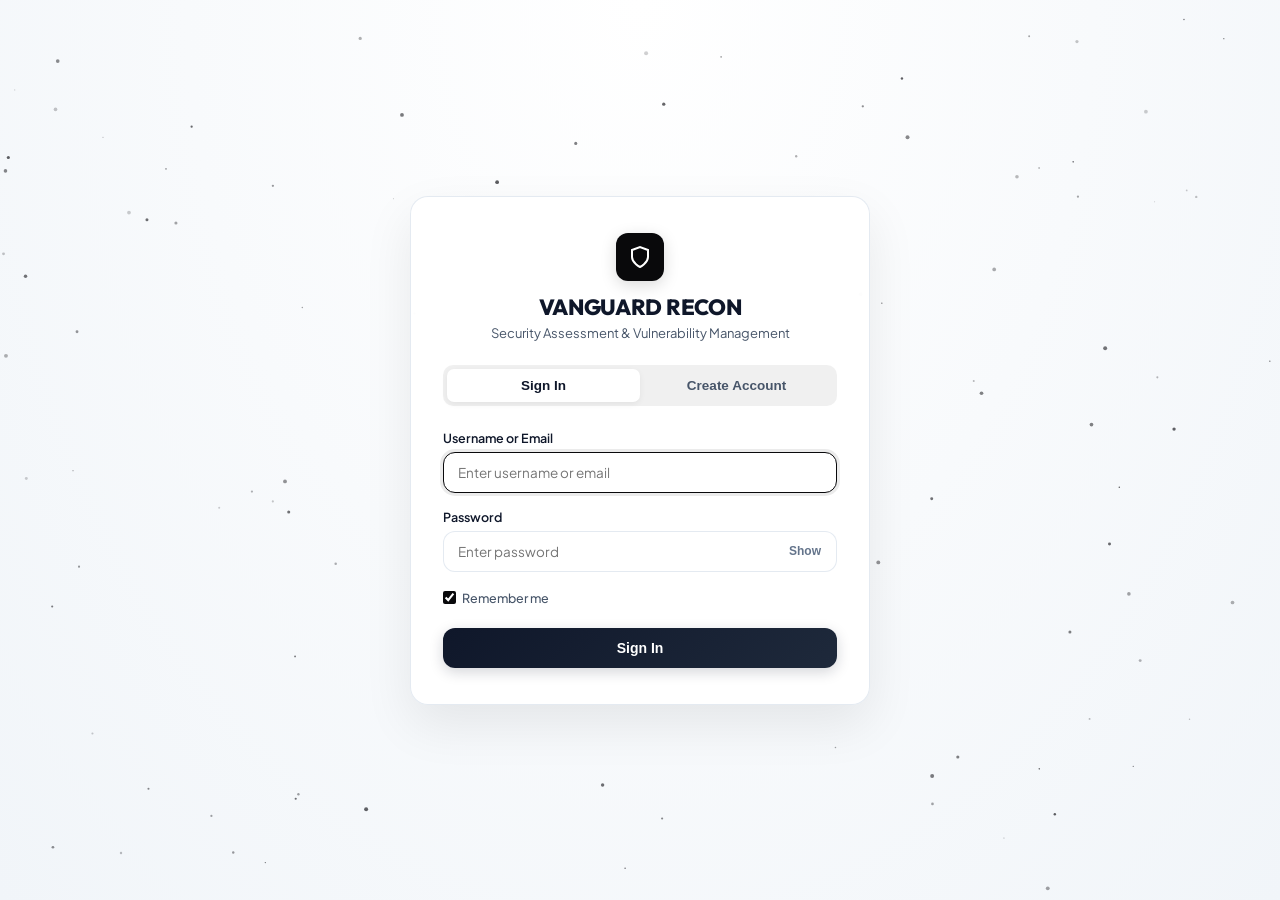
<file: public/index.html>
<!DOCTYPE html>
<html lang="en">
<head>
    <meta charset="UTF-8">
    <meta name="viewport" content="width=device-width, initial-scale=1.0">
    <title>Vanguard Recon — Security Dashboard</title>
    <meta name="description" content="Attack surface reconnaissance dashboard, OWASP security auditor, and vulnerability management platform.">
    <link rel="stylesheet" href="styles.css">
    <link rel="preconnect" href="https://fonts.googleapis.com">
    <link rel="preconnect" href="https://fonts.gstatic.com" crossorigin>
    <link href="https://fonts.googleapis.com/css2?family=JetBrains+Mono:wght@400;500;600;700&family=Plus+Jakarta+Sans:wght@400;500;600;700;800&family=Outfit:wght@500;600;700;800&display=swap" rel="stylesheet">
</head>
<body>
    <canvas id="bgCanvas"></canvas>

    <div id="toastNotification" class="toast-card">
        <span id="toastIcon">✓</span>
        <span id="toastMsg">Action completed successfully</span>
    </div>

    <!-- Navigation Bar -->
    <nav class="navbar">
        <div class="nav-left">
            <div class="brand">
                <div class="brand-icon-wrapper">
                    <div class="brand-icon">
                        <svg viewBox="0 0 24 24">
                            <path d="M12 22s8-4 8-10V5l-8-3-8 3v7c0 6 8 10 8 10z"/>
                        </svg>
                    </div>
                </div>
                <div class="brand-text">
                    <span class="brand-title">VANGUARD RECON</span>
                    <span class="brand-subtitle">Security Assessment Suite</span>
                </div>
            </div>
            
            <div class="nav-links">
                <a href="index.html" class="nav-link active">Dashboard</a>
                <a href="attack.html" class="nav-link">Scanner</a>
                <a href="profile.html" class="nav-link">Profile</a>
                <a href="history.html" class="nav-link">History</a>
            </div>
        </div>

        <div class="nav-right" id="navRightSection">
            <div class="status-badge">
                <span class="pulse-dot"></span>
                <span>Operational</span>
            </div>
        </div>
    </nav>

    <!-- Main Container -->
    <div class="container">
        <!-- Hero Launchpad Card -->
        <div class="hero-card">
            <div class="hero-title-row">
                <h1 class="hero-title">
                    Security Posture Dashboard
                </h1>
                <a href="attack.html" class="btn-primary" style="font-size:13.5px; padding:10px 20px; text-decoration:none;">
                    Open Scanner &rarr;
                </a>
            </div>
            <p class="hero-subtitle">
                Monitor security posture metrics, run automated vulnerability assessments, and inspect audit reports.
            </p>
        </div>

        <!-- Metric Stat Cards Row -->
        <div class="stats-grid">
            <div class="stat-card">
                <div class="stat-icon">
                    <svg width="24" height="24" viewBox="0 0 24 24" fill="none" stroke="currentColor" stroke-width="2">
                        <path d="M12 22s8-4 8-10V5l-8-3-8 3v7c0 6 8 10 8 10z"/>
                    </svg>
                </div>
                <div class="stat-content">
                    <div id="statScore" class="stat-value">--</div>
                    <div class="stat-label">Last Target Score</div>
                </div>
            </div>

            <div class="stat-card">
                <div class="stat-icon" style="background:rgba(56,189,248,0.1); border-color:rgba(56,189,248,0.2); color:var(--accent-blue);">
                    <svg width="24" height="24" viewBox="0 0 24 24" fill="none" stroke="currentColor" stroke-width="2">
                        <rect x="2" y="2" width="20" height="8" rx="2" ry="2"/>
                        <rect x="2" y="14" width="20" height="8" rx="2" ry="2"/>
                        <line x1="6" y1="6" x2="6.01" y2="6"/>
                        <line x1="6" y1="18" x2="6.01" y2="18"/>
                    </svg>
                </div>
                <div class="stat-content">
                    <div id="statPorts" class="stat-value">--</div>
                    <div class="stat-label">Open Ports Discovered</div>
                </div>
            </div>

            <div class="stat-card">
                <div class="stat-icon" style="background:rgba(255,127,80,0.1); border-color:rgba(255,127,80,0.2); color:var(--sev-high);">
                    <svg width="24" height="24" viewBox="0 0 24 24" fill="none" stroke="currentColor" stroke-width="2">
                        <path d="M10.29 3.86L1.82 18a2 2 0 0 0 1.71 3h16.94a2 2 0 0 0 1.71-3L13.71 3.86a2 2 0 0 0-3.42 0z"/>
                        <line x1="12" y1="9" x2="12" y2="13"/>
                        <line x1="12" y1="17" x2="12.01" y2="17"/>
                    </svg>
                </div>
                <div class="stat-content">
                    <div id="statVulns" class="stat-value">--</div>
                    <div class="stat-label">Vulnerability Findings</div>
                </div>
            </div>

            <div class="stat-card">
                <div class="stat-icon" style="background:rgba(46,213,115,0.1); border-color:rgba(46,213,115,0.2); color:var(--sev-safe);">
                    <svg width="24" height="24" viewBox="0 0 24 24" fill="none" stroke="currentColor" stroke-width="2">
                        <rect x="3" y="11" width="18" height="11" rx="2" ry="2"/>
                        <path d="M7 11V7a5 5 0 0 1 10 0v4"/>
                    </svg>
                </div>
                <div class="stat-content">
                    <div id="statSsl" class="stat-value">--</div>
                    <div class="stat-label">SSL / TLS Protocol</div>
                </div>
            </div>
        </div>

        <!-- Core Navigation Modules Grid -->
        <div style="display:grid; grid-template-columns: repeat(3, 1fr); gap:24px; margin-bottom:32px;">
            <div class="card" style="margin-bottom:0;">
                <div class="card-header">
                    <span class="card-title">Scanner</span>
                </div>
                <p style="font-size:13.5px; color:var(--text-secondary); line-height:1.6; margin-bottom:18px;">
                    Execute multi-threaded TCP port scans, HTTP header audits, subdomain discovery, and CVE mapping on target hosts.
                </p>
                <a href="attack.html" class="btn-secondary" style="width:100%; justify-content:center;">Open Scanner &rarr;</a>
            </div>

            <div class="card" style="margin-bottom:0;">
                <div class="card-header">
                    <span class="card-title">Profile</span>
                </div>
                <p style="font-size:13.5px; color:var(--text-secondary); line-height:1.6; margin-bottom:18px;">
                    Manage user credentials, organization settings, role assignment, and security settings.
                </p>
                <a href="profile.html" class="btn-secondary" style="width:100%; justify-content:center;">View Profile &rarr;</a>
            </div>

            <div class="card" style="margin-bottom:0;">
                <div class="card-header">
                    <span class="card-title">Scan History</span>
                </div>
                <p style="font-size:13.5px; color:var(--text-secondary); line-height:1.6; margin-bottom:18px;">
                    Review previously audited targets and access comprehensive security assessment reports.
                </p>
                <a href="history.html" class="btn-secondary" style="width:100%; justify-content:center;">View History &rarr;</a>
            </div>
        </div>
    </div>

    <script src="auth.js"></script>
    <script src="app.js"></script>
</body>
</html>
</file>
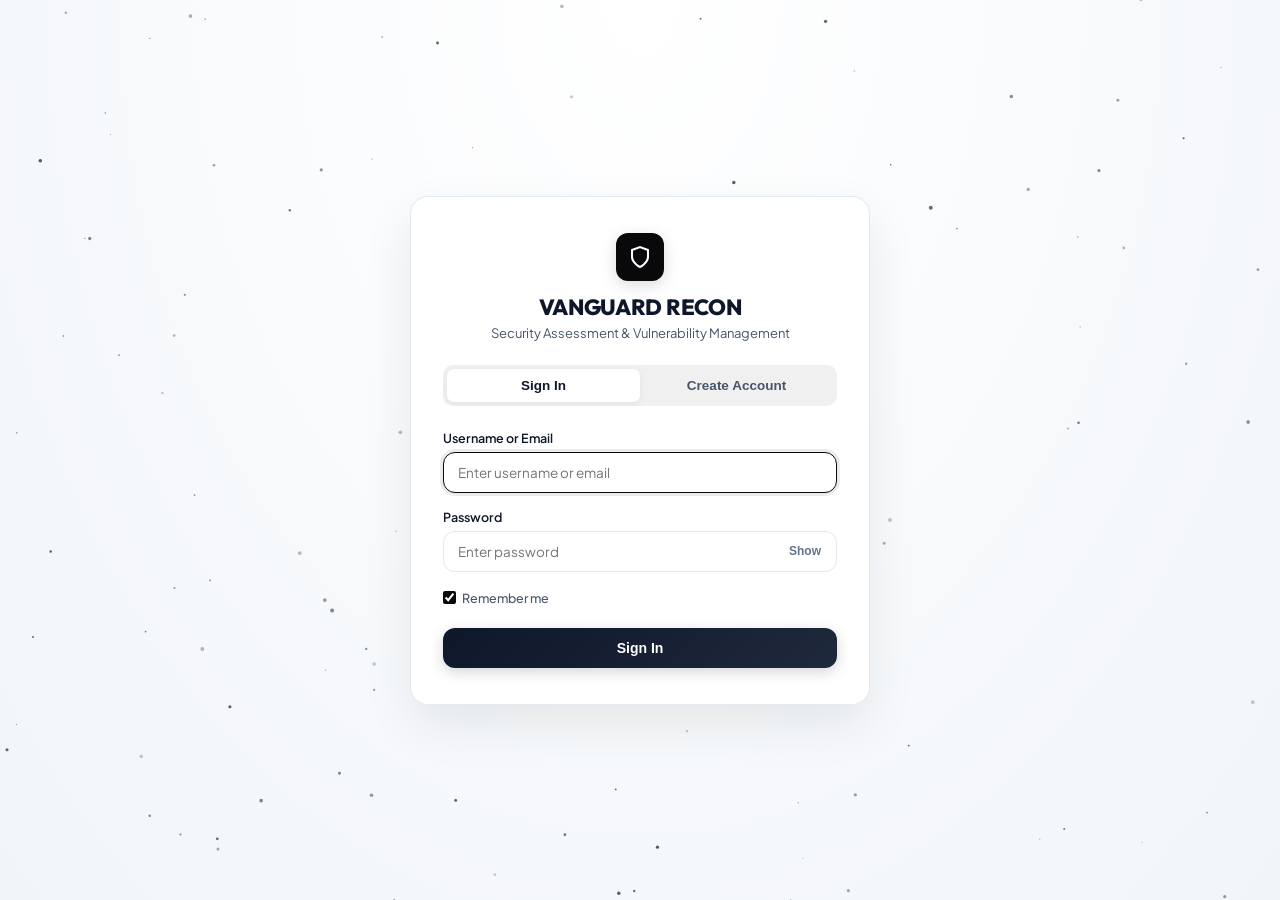
<file: public/attack.html>
<!DOCTYPE html>
<html lang="en">
<head>
    <meta charset="UTF-8">
    <meta name="viewport" content="width=device-width, initial-scale=1.0">
    <title>Vanguard Recon — Security Scanner</title>
    <meta name="description" content="Attack surface scanner, port discovery, vulnerability auditor, and remediation engine.">
    <link rel="stylesheet" href="styles.css">
    <link rel="preconnect" href="https://fonts.googleapis.com">
    <link rel="preconnect" href="https://fonts.gstatic.com" crossorigin>
    <link href="https://fonts.googleapis.com/css2?family=JetBrains+Mono:wght@400;500;600;700&family=Plus+Jakarta+Sans:wght@400;500;600;700;800&family=Outfit:wght@500;600;700;800&display=swap" rel="stylesheet">
</head>
<body>
    <canvas id="bgCanvas"></canvas>

    <div id="toastNotification" class="toast-card">
        <span id="toastIcon">✓</span>
        <span id="toastMsg">Action completed successfully</span>
    </div>

    <!-- Node Detail Popover Modal -->
    <div id="nodeModal" class="node-modal">
        <div class="node-modal-header">
            <span id="nodeModalTitle" class="mono">Node Inspection</span>
            <button id="closeNodeModal" class="close-modal-btn">✕</button>
        </div>
        <div id="nodeModalBody" class="node-modal-body"></div>
    </div>

    <!-- Navigation Bar -->
    <nav class="navbar">
        <div class="nav-left">
            <div class="brand">
                <div class="brand-icon-wrapper">
                    <div class="brand-icon">
                        <svg viewBox="0 0 24 24">
                            <path d="M12 22s8-4 8-10V5l-8-3-8 3v7c0 6 8 10 8 10z"/>
                        </svg>
                    </div>
                </div>
                <div class="brand-text">
                    <span class="brand-title">VANGUARD RECON</span>
                    <span class="brand-subtitle">Security Assessment Suite</span>
                </div>
            </div>
            
            <div class="nav-links">
                <a href="index.html" class="nav-link">Dashboard</a>
                <a href="attack.html" class="nav-link active">Scanner</a>
                <a href="profile.html" class="nav-link">Profile</a>
                <a href="history.html" class="nav-link">History</a>
            </div>
        </div>

        <div class="nav-right" id="navRightSection">
            <div class="status-badge">
                <span class="pulse-dot"></span>
                <span>Operational</span>
            </div>

            <!-- Export Group Toolbar -->
            <div id="exportBtnGroup" style="display:none; gap:8px;">
                <button id="exportJsonBtn" class="btn-secondary" title="Export Raw JSON Data">JSON</button>
                <button id="exportCsvBtn" class="btn-secondary" title="Export CSV Table">CSV</button>
                <button id="reportBtn" class="btn-accent">Export Report</button>
            </div>
        </div>
    </nav>

    <!-- Main Container -->
    <div class="container">
        <!-- Hero Launchpad Card -->
        <div class="hero-card">
            <div class="hero-title-row">
                <h1 class="hero-title">
                    Target Security Scanner
                </h1>
                <div class="scan-profile-selector">
                    <button class="profile-btn active" data-mode="quick" title="Top 10 Essential Ports">Quick Scan</button>
                    <button class="profile-btn" data-mode="full" title="Comprehensive 25+ Enterprise Ports">Full Audit</button>
                </div>
            </div>
            <p class="hero-subtitle">
                Configure a target host to run multi-threaded TCP port discovery, security header evaluation, SSL/TLS certificate inspection, and vulnerability mapping.
            </p>
            
            <div class="input-wrapper">
                <div class="input-container">
                    <input type="text" id="targetInput" class="scan-input mono" placeholder="Enter target host or domain (e.g. example.com or 192.168.1.1)">
                    <div class="input-icon">
                        <svg width="18" height="18" viewBox="0 0 24 24" fill="none" stroke="currentColor" stroke-width="2">
                            <circle cx="11" cy="11" r="8"/>
                            <line x1="21" y1="21" x2="16.65" y2="16.65"/>
                        </svg>
                    </div>
                </div>
                <button id="scanBtn" class="btn-primary" onclick="startScan()">
                    <svg width="18" height="18" viewBox="0 0 24 24" fill="none" stroke="currentColor" stroke-width="2.2">
                        <polygon points="13 2 3 14 12 14 11 22 21 10 12 10 13 2"/>
                    </svg>
                    <span>Start Scan</span>
                </button>
            </div>

            <!-- Progress Bar -->
            <div id="progressContainer" class="progress-card" style="display:none;">
                <div class="progress-track">
                    <div id="progressBarFill" class="progress-fill"></div>
                </div>
                <div class="progress-info">
                    <span id="progressText">Initializing scan...</span>
                    <span class="mono" style="font-size:12px; color:var(--text-muted);">Auditing Host</span>
                </div>
            </div>
        </div>

        <!-- Metric Stat Cards Row -->
        <div class="stats-grid">
            <div class="stat-card">
                <div class="stat-icon">
                    <svg width="24" height="24" viewBox="0 0 24 24" fill="none" stroke="currentColor" stroke-width="2">
                        <path d="M12 22s8-4 8-10V5l-8-3-8 3v7c0 6 8 10 8 10z"/>
                    </svg>
                </div>
                <div class="stat-content">
                    <div id="statScore" class="stat-value">--</div>
                    <div class="stat-label">Security Score</div>
                </div>
            </div>

            <div class="stat-card">
                <div class="stat-icon" style="background:rgba(56,189,248,0.1); border-color:rgba(56,189,248,0.2); color:var(--accent-blue);">
                    <svg width="24" height="24" viewBox="0 0 24 24" fill="none" stroke="currentColor" stroke-width="2">
                        <rect x="2" y="2" width="20" height="8" rx="2" ry="2"/>
                        <rect x="2" y="14" width="20" height="8" rx="2" ry="2"/>
                        <line x1="6" y1="6" x2="6.01" y2="6"/>
                        <line x1="6" y1="18" x2="6.01" y2="18"/>
                    </svg>
                </div>
                <div class="stat-content">
                    <div id="statPorts" class="stat-value">--</div>
                    <div class="stat-label">Open Ports</div>
                </div>
            </div>

            <div class="stat-card">
                <div class="stat-icon" style="background:rgba(255,127,80,0.1); border-color:rgba(255,127,80,0.2); color:var(--sev-high);">
                    <svg width="24" height="24" viewBox="0 0 24 24" fill="none" stroke="currentColor" stroke-width="2">
                        <path d="M10.29 3.86L1.82 18a2 2 0 0 0 1.71 3h16.94a2 2 0 0 0 1.71-3L13.71 3.86a2 2 0 0 0-3.42 0z"/>
                        <line x1="12" y1="9" x2="12" y2="13"/>
                        <line x1="12" y1="17" x2="12.01" y2="17"/>
                    </svg>
                </div>
                <div class="stat-content">
                    <div id="statVulns" class="stat-value">--</div>
                    <div class="stat-label">Vulnerabilities</div>
                </div>
            </div>

            <div class="stat-card">
                <div class="stat-icon" style="background:rgba(46,213,115,0.1); border-color:rgba(46,213,115,0.2); color:var(--sev-safe);">
                    <svg width="24" height="24" viewBox="0 0 24 24" fill="none" stroke="currentColor" stroke-width="2">
                        <rect x="3" y="11" width="18" height="11" rx="2" ry="2"/>
                        <path d="M7 11V7a5 5 0 0 1 10 0v4"/>
                    </svg>
                </div>
                <div class="stat-content">
                    <div id="statSsl" class="stat-value">--</div>
                    <div class="stat-label">SSL / TLS Protocol</div>
                </div>
            </div>
        </div>

        <!-- Dashboard Grid Layout -->
        <div class="dashboard-grid">
            <!-- Left Column -->
            <div>
                <!-- Security Posture Grade Gauge -->
                <div class="card">
                    <div class="card-header">
                        <span class="card-title">
                            <svg viewBox="0 0 24 24" fill="none" stroke="currentColor" stroke-width="2">
                                <circle cx="12" cy="12" r="10"/>
                                <path d="M12 6v6l4 2"/>
                            </svg>
                            Security Posture Grade
                        </span>
                    </div>

                    <div class="gauge-container">
                        <svg class="gauge-svg" viewBox="0 0 160 160">
                            <circle class="gauge-bg" cx="80" cy="80" r="70"></circle>
                            <circle id="gaugeFill" class="gauge-fill" cx="80" cy="80" r="70" style="stroke-dashoffset: 440;"></circle>
                        </svg>
                        <div class="gauge-center">
                            <div id="gradeCircle" class="gauge-grade">--</div>
                            <div id="scoreNum" class="gauge-score">--</div>
                        </div>
                    </div>

                    <ul class="info-list">
                        <li class="info-item">
                            <span class="info-label">Target Host</span>
                            <span id="metaHost" class="info-val mono">--</span>
                        </li>
                        <li class="info-item">
                            <span class="info-label">IP Address</span>
                            <span id="metaIp" class="info-val mono">--</span>
                        </li>
                        <li class="info-item">
                            <span class="info-label">Audit Profile</span>
                            <span id="metaMode" class="info-val" style="font-weight:600; color:var(--text-primary);">--</span>
                        </li>
                        <li class="info-item">
                            <span class="info-label">Scan Timestamp</span>
                            <span id="metaTime" class="info-val">Awaiting scan</span>
                        </li>
                    </ul>
                </div>

                <!-- OWASP Compliance Radar Chart Card -->
                <div class="card">
                    <div class="card-header">
                        <span class="card-title">
                            <svg viewBox="0 0 24 24" fill="none" stroke="currentColor" stroke-width="2">
                                <polygon points="12 2 2 7 12 12 22 7 12 2"/>
                                <polyline points="2 17 12 22 22 17"/>
                                <polyline points="2 12 12 17 22 12"/>
                            </svg>
                            Security Headers
                        </span>
                    </div>
                    <div style="position:relative; width:100%; height:220px; display:flex; justify-content:center; align-items:center;">
                        <canvas id="owaspRadarCanvas" width="280" height="220"></canvas>
                    </div>
                </div>

                <!-- Diagnostic Terminal -->
                <div class="card">
                    <div class="card-header">
                        <span class="card-title">
                            <svg viewBox="0 0 24 24" fill="none" stroke="currentColor" stroke-width="2">
                                <polyline points="4 17 10 11 4 5"/>
                                <line x1="12" y1="19" x2="20" y2="19"/>
                            </svg>
                            Activity Log
                        </span>
                        <button id="clearTerminalBtn" class="copy-cmd-btn" style="font-size:11px;">Clear</button>
                    </div>
                    <div id="cyberTerminal" class="terminal-card">
                        <div class="terminal-line"><span class="terminal-time">[00:00:00]</span> Ready: Select target host and click Start Scan.</div>
                    </div>
                </div>

                <!-- CVE Search Engine Tool -->
                <div class="card">
                    <div class="card-header">
                        <span class="card-title">
                            <svg viewBox="0 0 24 24" fill="none" stroke="currentColor" stroke-width="2">
                                <circle cx="11" cy="11" r="8"/>
                                <line x1="21" y1="21" x2="16.65" y2="16.65"/>
                            </svg>
                            CVE Database Search
                        </span>
                    </div>
                    <div class="cve-search-box">
                        <input type="text" id="cveQueryInput" class="scan-input mono" placeholder="Search CVE (e.g. Log4j, RDP, MySQL)..." style="padding:10px 14px 10px 38px; font-size:13px;">
                        <div class="input-icon" style="left:12px; top:11px;">
                            <svg width="15" height="15" viewBox="0 0 24 24" fill="none" stroke="currentColor" stroke-width="2">
                                <circle cx="11" cy="11" r="8"/>
                                <line x1="21" y1="21" x2="16.65" y2="16.65"/>
                            </svg>
                        </div>
                    </div>
                    <div id="cveSearchResults" class="cve-results-list" style="margin-top:12px; max-height:220px; overflow-y:auto;">
                        <div style="font-size:12.5px; color:var(--text-muted);">Enter a keyword or CVE identifier to search vulnerability records.</div>
                    </div>
                </div>
            </div>

            <!-- Right Column -->
            <div>
                <!-- Attack Surface Topology Canvas -->
                <div class="card">
                    <div class="card-header">
                        <span class="card-title">
                            <svg viewBox="0 0 24 24" fill="none" stroke="currentColor" stroke-width="2">
                                <circle cx="18" cy="5" r="3"/>
                                <circle cx="6" cy="12" r="3"/>
                                <circle cx="18" cy="19" r="3"/>
                                <line x1="8.59" y1="13.51" x2="15.42" y2="17.49"/>
                                <line x1="15.41" y1="6.51" x2="8.59" y2="10.49"/>
                            </svg>
                            Network Topology
                        </span>
                    </div>
                    <div class="topology-box">
                        <canvas id="topologyCanvas" width="800" height="260"></canvas>
                    </div>
                </div>

                <!-- Subdomains Card -->
                <div class="card">
                    <div class="card-header">
                        <span class="card-title">
                            <svg viewBox="0 0 24 24" fill="none" stroke="currentColor" stroke-width="2">
                                <circle cx="11" cy="11" r="8"/>
                                <line x1="21" y1="21" x2="16.65" y2="16.65"/>
                            </svg>
                            Discovered Subdomains
                        </span>
                    </div>
                    <div id="subdomainsContainer" class="subdomains-grid">
                        <div style="color:var(--text-secondary); font-size:14px;">Run a scan to discover public subdomains.</div>
                    </div>
                </div>

                <!-- Open Ports Card -->
                <div class="card">
                    <div class="card-header">
                        <span class="card-title">
                            <svg viewBox="0 0 24 24" fill="none" stroke="currentColor" stroke-width="2">
                                <path d="M4 11a9 9 0 0 1 9 9"/>
                                <path d="M4 4a16 16 0 0 1 16 16"/>
                                <circle cx="5" cy="19" r="1"/>
                            </svg>
                            Open Ports & Services
                        </span>
                    </div>
                    <div id="portsGrid" class="ports-grid">
                        <div style="color:var(--text-secondary); font-size:14px;">Run a scan to enumerate open TCP ports and service banners.</div>
                    </div>
                </div>

                <!-- OWASP & CVE Findings Card -->
                <div class="card">
                    <div class="card-header">
                        <span class="card-title">
                            <svg viewBox="0 0 24 24" fill="none" stroke="currentColor" stroke-width="2">
                                <path d="M10.29 3.86L1.82 18a2 2 0 0 0 1.71 3h16.94a2 2 0 0 0 1.71-3L13.71 3.86a2 2 0 0 0-3.42 0z"/>
                                <line x1="12" y1="9" x2="12" y2="13"/>
                                <line x1="12" y1="17" x2="12.01" y2="17"/>
                            </svg>
                            Vulnerability Findings
                        </span>
                        <div class="filter-pills">
                            <span class="filter-pill active" data-filter="all">All</span>
                            <span class="filter-pill" data-filter="critical">Critical</span>
                            <span class="filter-pill" data-filter="high">High</span>
                            <span class="filter-pill" data-filter="medium">Medium</span>
                        </div>
                    </div>
                    <div id="vulnContainer">
                        <div style="color:var(--text-secondary); font-size:14px;">Run an assessment to evaluate security headers and vulnerability advisories.</div>
                    </div>
                </div>

                <!-- Verification Commands -->
                <div class="card">
                    <div class="card-header">
                        <span class="card-title">
                            <svg viewBox="0 0 24 24" fill="none" stroke="currentColor" stroke-width="2">
                                <polyline points="4 17 10 11 4 5"/>
                                <line x1="12" y1="19" x2="20" y2="19"/>
                            </svg>
                            Verification Commands
                        </span>
                    </div>
                    <div class="cli-cmd-grid">
                        <div class="cli-cmd-item">
                            <div class="cli-cmd-label">Nmap Port & Service Audit</div>
                            <div class="cli-cmd-box">
                                <code id="cmdNmap" class="mono">nmap -sV -sC -p &lt;ports&gt; &lt;target&gt;</code>
                                <button class="copy-cmd-btn" data-target="cmdNmap">Copy</button>
                            </div>
                        </div>
                        <div class="cli-cmd-item">
                            <div class="cli-cmd-label">Curl Header Inspection</div>
                            <div class="cli-cmd-box">
                                <code id="cmdCurl" class="mono">curl -I -v https://&lt;target&gt;</code>
                                <button class="copy-cmd-btn" data-target="cmdCurl">Copy</button>
                            </div>
                        </div>
                    </div>
                </div>

                <!-- Hardening Configurations -->
                <div class="card">
                    <div class="card-header">
                        <span class="card-title">
                            <svg viewBox="0 0 24 24" fill="none" stroke="currentColor" stroke-width="2">
                                <polyline points="16 18 22 12 16 6"/>
                                <polyline points="8 6 2 12 8 18"/>
                            </svg>
                            Server Hardening Configurations
                        </span>
                    </div>
                    <div class="tab-row">
                        <button id="tabNginx" class="tab-btn active">Nginx</button>
                        <button id="tabApache" class="tab-btn">Apache</button>
                        <button id="tabFirewall" class="tab-btn">UFW Firewall</button>
                    </div>
                    <div class="code-box">
                        <pre id="codeDisplay" class="code-pre mono"># Run a scan to generate target-specific server hardening configurations.</pre>
                    </div>
                </div>
            </div>
        </div>
    </div>

    <script src="auth.js"></script>
    <script src="app.js"></script>
</body>
</html>
</file>
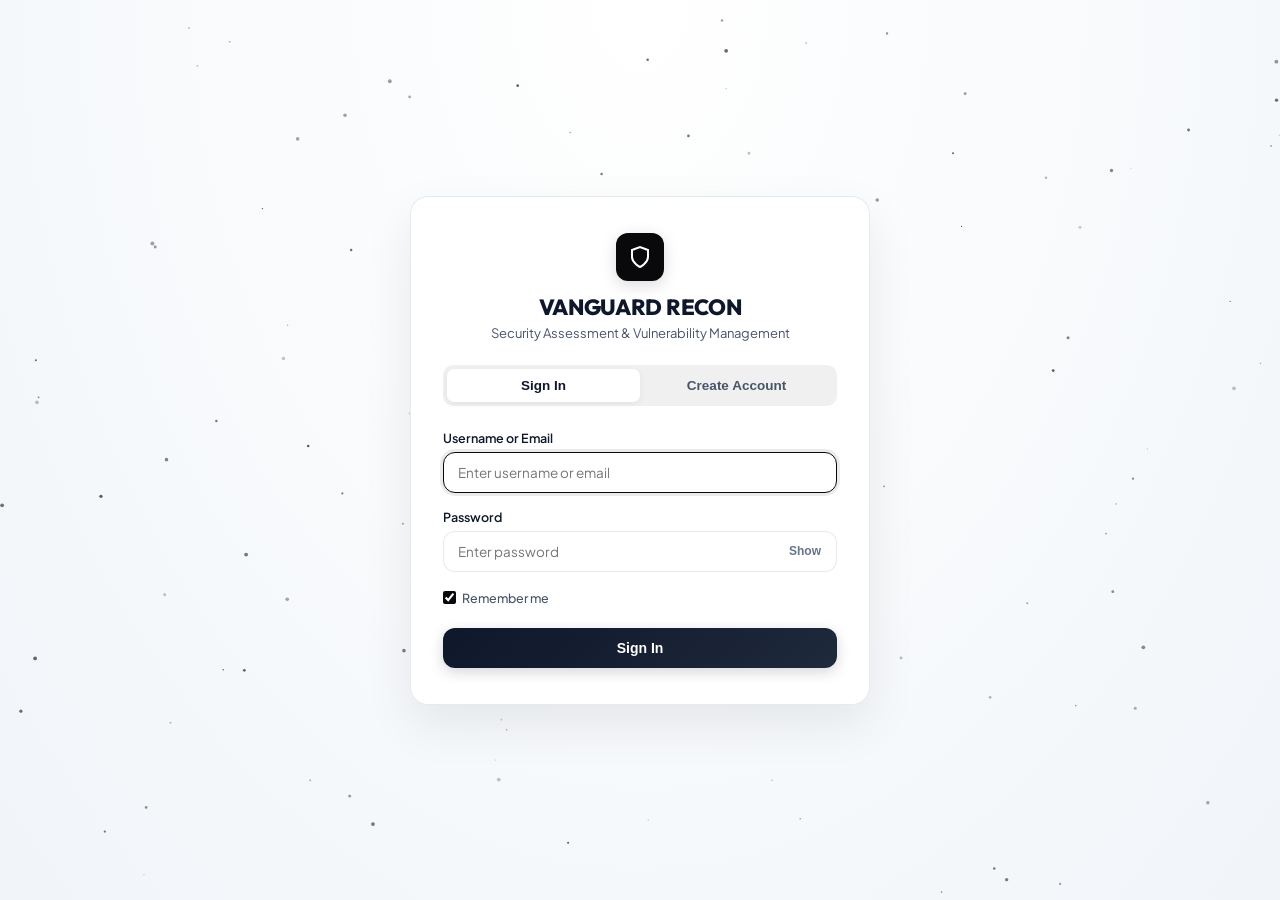
<file: public/hardening.html>
<!DOCTYPE html>
<html lang="en">
<head>
    <meta charset="UTF-8">
    <meta name="viewport" content="width=device-width, initial-scale=1.0">
    <title>Vanguard Recon — Hardening & Verification</title>
    <meta name="description" content="Server security hardening configuration generator and CLI verification commands.">
    <link rel="stylesheet" href="styles.css">
    <link rel="preconnect" href="https://fonts.googleapis.com">
    <link rel="preconnect" href="https://fonts.gstatic.com" crossorigin>
    <link href="https://fonts.googleapis.com/css2?family=JetBrains+Mono:wght@400;500;600;700&family=Plus+Jakarta+Sans:wght@400;500;600;700;800&family=Outfit:wght@500;600;700;800&display=swap" rel="stylesheet">
</head>
<body>
    <canvas id="bgCanvas"></canvas>

    <div id="toastNotification" class="toast-card">
        <span id="toastIcon">✓</span>
        <span id="toastMsg">Action completed successfully</span>
    </div>

    <!-- Navigation Bar -->
    <nav class="navbar">
        <div class="nav-left">
            <div class="brand">
                <div class="brand-icon-wrapper">
                    <div class="brand-icon">
                        <svg viewBox="0 0 24 24">
                            <path d="M12 22s8-4 8-10V5l-8-3-8 3v7c0 6 8 10 8 10z"/>
                        </svg>
                    </div>
                </div>
                <div class="brand-text">
                    <span class="brand-title">VANGUARD RECON</span>
                    <span class="brand-subtitle">Security Assessment Suite</span>
                </div>
            </div>
            
            <div class="nav-links">
                <a href="index.html" class="nav-link">Dashboard</a>
                <a href="attack.html" class="nav-link">Scanner</a>
                <a href="profile.html" class="nav-link">Profile</a>
                <a href="history.html" class="nav-link">History</a>
            </div>
        </div>

        <div class="nav-right" id="navRightSection">
            <div class="status-badge">
                <span class="pulse-dot"></span>
                <span>Operational</span>
            </div>

            <div id="exportBtnGroup" style="display:none; gap:8px;">
                <button id="exportJsonBtn" class="btn-secondary" title="Export Raw JSON Data">JSON</button>
                <button id="exportCsvBtn" class="btn-secondary" title="Export CSV Table">CSV</button>
                <button id="reportBtn" class="btn-accent">Export Report</button>
            </div>
        </div>
    </nav>

    <div class="container">
        <!-- Header Banner -->
        <div class="card" style="margin-bottom:28px;">
            <div style="display:flex; justify-content:space-between; align-items:center;">
                <div>
                    <h2 style="font-family:'Outfit', sans-serif; font-size:22px; font-weight:800; color:var(--text-primary);">
                        Server Hardening & Verification
                    </h2>
                    <p style="font-size:13.5px; color:var(--text-secondary); margin-top:4px;">
                        Production Nginx, Apache, and Firewall hardening rules tailored to target host scan findings.
                    </p>
                </div>
                <div class="mono" style="font-size:13px; color:var(--text-secondary);">Target: <span id="metaHost" style="color:var(--text-primary); font-weight:600;">--</span></div>
            </div>
        </div>

        <!-- CLI Testing Commands Generator -->
        <div class="card">
            <div class="card-header">
                <span class="card-title">
                    <svg viewBox="0 0 24 24" fill="none" stroke="currentColor" stroke-width="2">
                        <polyline points="4 17 10 11 4 5"/>
                        <line x1="12" y1="19" x2="20" y2="19"/>
                    </svg>
                    Verification Commands
                </span>
            </div>
            <div class="cli-cmd-grid">
                <div class="cli-cmd-item">
                    <div class="cli-cmd-label">Nmap Port & Service Audit</div>
                    <div class="cli-cmd-box">
                        <code id="cmdNmap" class="mono">nmap -sV -sC -p &lt;ports&gt; &lt;target&gt;</code>
                        <button class="copy-cmd-btn" data-target="cmdNmap">Copy</button>
                    </div>
                </div>
                <div class="cli-cmd-item">
                    <div class="cli-cmd-label">Curl Header Inspection</div>
                    <div class="cli-cmd-box">
                        <code id="cmdCurl" class="mono">curl -I -v https://&lt;target&gt;</code>
                        <button class="copy-cmd-btn" data-target="cmdCurl">Copy</button>
                    </div>
                </div>
            </div>
        </div>

        <!-- Hardening Config Snippets -->
        <div class="card">
            <div class="card-header">
                <span class="card-title">
                    <svg viewBox="0 0 24 24" fill="none" stroke="currentColor" stroke-width="2">
                        <polyline points="16 18 22 12 16 6"/>
                        <polyline points="8 6 2 12 8 18"/>
                    </svg>
                    Server Hardening Configurations
                </span>
            </div>
            <div class="tab-row">
                <button id="tabNginx" class="tab-btn active">Nginx</button>
                <button id="tabApache" class="tab-btn">Apache</button>
                <button id="tabFirewall" class="tab-btn">UFW Firewall</button>
            </div>
            <div class="code-box">
                <pre id="codeDisplay" class="code-pre mono"># Run a scan to generate server security configuration rules.</pre>
            </div>
        </div>
    </div>

    <script src="auth.js"></script>
    <script src="app.js"></script>
</body>
</html>
</file>
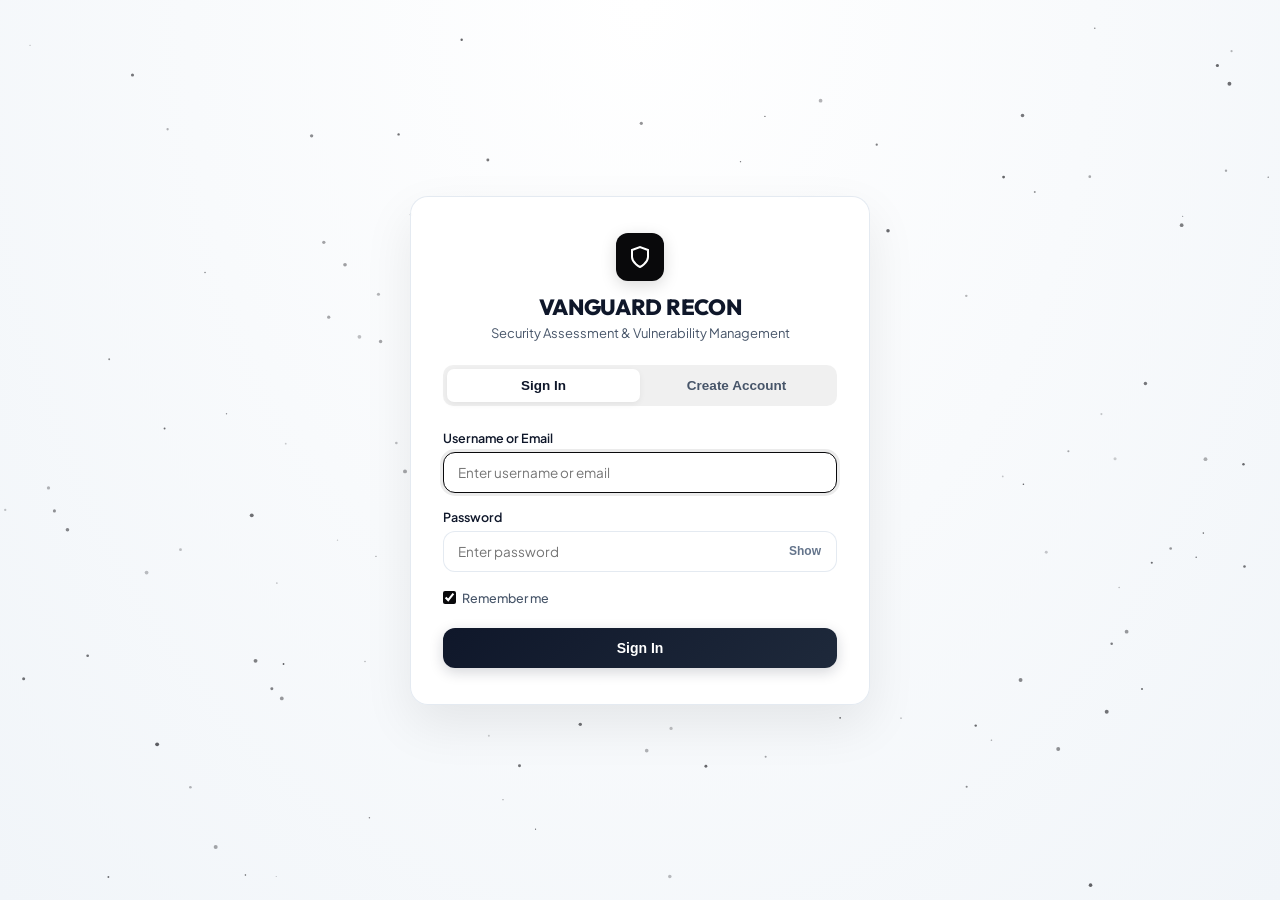
<file: public/history.html>
<!DOCTYPE html>
<html lang="en">
<head>
    <meta charset="UTF-8">
    <meta name="viewport" content="width=device-width, initial-scale=1.0">
    <title>Vanguard Recon — Scan History</title>
    <meta name="description" content="Historical repository of target website scans and audit reports.">
    <link rel="stylesheet" href="styles.css">
    <link rel="preconnect" href="https://fonts.googleapis.com">
    <link rel="preconnect" href="https://fonts.gstatic.com" crossorigin>
    <link href="https://fonts.googleapis.com/css2?family=JetBrains+Mono:wght@400;500;600;700&family=Plus+Jakarta+Sans:wght@400;500;600;700;800&family=Outfit:wght@500;600;700;800&display=swap" rel="stylesheet">
</head>
<body>
    <canvas id="bgCanvas"></canvas>

    <div id="toastNotification" class="toast-card">
        <span id="toastIcon">✓</span>
        <span id="toastMsg">Action completed successfully</span>
    </div>

    <!-- Navigation Bar -->
    <nav class="navbar">
        <div class="nav-left">
            <div class="brand">
                <div class="brand-icon-wrapper">
                    <div class="brand-icon">
                        <svg viewBox="0 0 24 24">
                            <path d="M12 22s8-4 8-10V5l-8-3-8 3v7c0 6 8 10 8 10z"/>
                        </svg>
                    </div>
                </div>
                <div class="brand-text">
                    <span class="brand-title">VANGUARD RECON</span>
                    <span class="brand-subtitle">Security Assessment Suite</span>
                </div>
            </div>
            
            <div class="nav-links">
                <a href="index.html" class="nav-link">Dashboard</a>
                <a href="attack.html" class="nav-link">Scanner</a>
                <a href="profile.html" class="nav-link">Profile</a>
                <a href="history.html" class="nav-link active">History</a>
            </div>
        </div>

        <div class="nav-right" id="navRightSection">
            <div class="status-badge">
                <span class="pulse-dot"></span>
                <span>Operational</span>
            </div>
        </div>
    </nav>

    <div class="container">
        <!-- Target Scan History Card -->
        <div class="card">
            <div class="card-header">
                <span class="card-title">
                    <svg viewBox="0 0 24 24" fill="none" stroke="currentColor" stroke-width="2">
                        <circle cx="12" cy="12" r="10"/>
                        <polyline points="12 6 12 12 16 14"/>
                    </svg>
                    Scan History (<span id="historyCountTotal">0</span> Target Audits)
                </span>
                <a href="attack.html" class="btn-primary" style="font-size:12px; padding:6px 14px; text-decoration:none;">
                    + New Scan
                </a>
            </div>

            <p style="font-size:13.5px; color:var(--text-secondary); margin-bottom:20px; line-height:1.5;">
                Historical record of previously audited targets. Click any entry to inspect its detailed security audit report.
            </p>

            <div style="overflow-x:auto;">
                <table class="history-table">
                    <thead>
                        <tr>
                            <th>Target Host</th>
                            <th>Resolved IP</th>
                            <th>Score & Grade</th>
                            <th>Findings</th>
                            <th>Scan Timestamp</th>
                            <th>Report</th>
                        </tr>
                    </thead>
                    <tbody id="historyTableBody">
                        <!-- Populated dynamically via app.js -->
                    </tbody>
                </table>
            </div>
        </div>
    </div>

    <script src="auth.js"></script>
    <script src="app.js"></script>
</body>
</html>
</file>
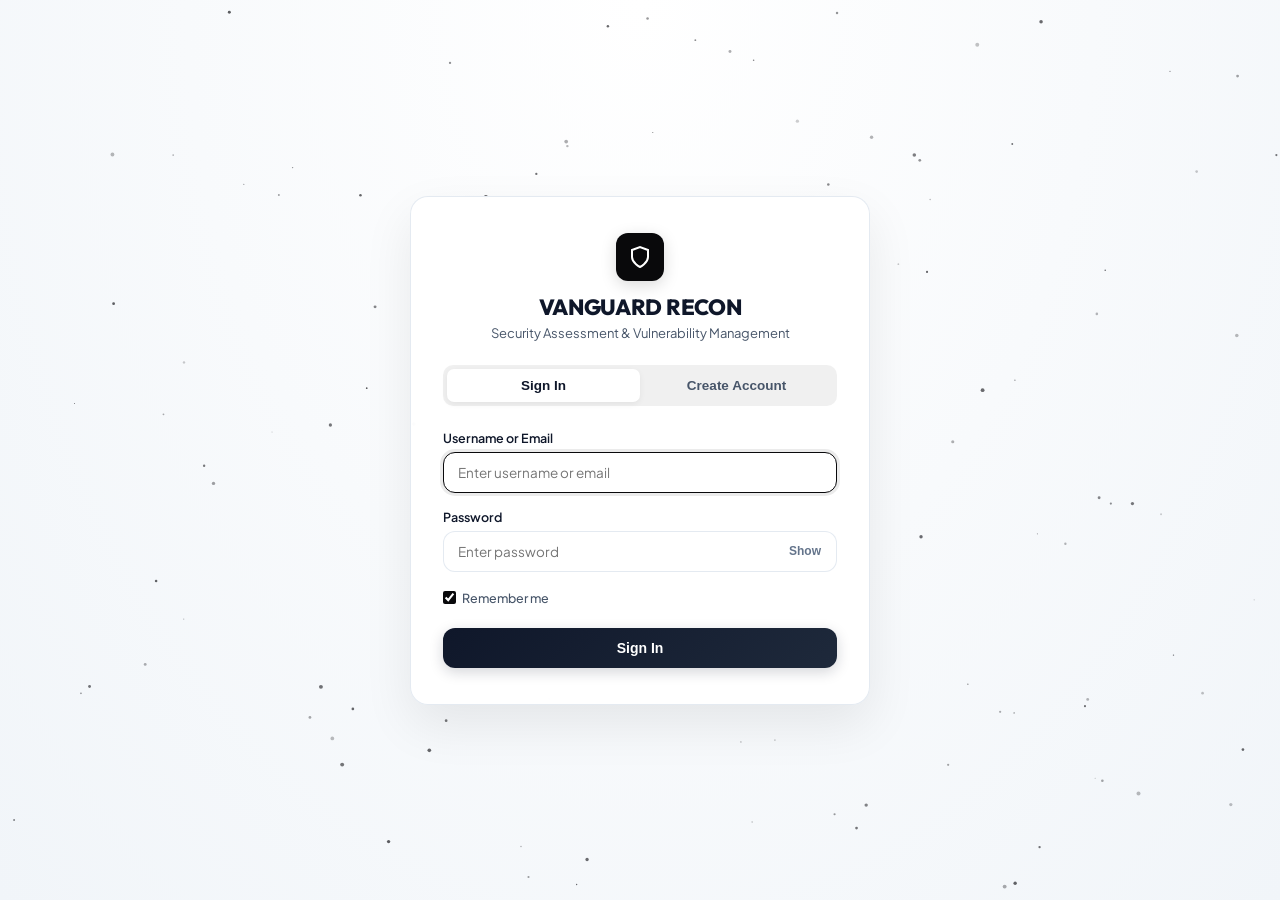
<file: public/login.html>
<!DOCTYPE html>
<html lang="en">
<head>
    <meta charset="UTF-8">
    <meta name="viewport" content="width=device-width, initial-scale=1.0">
    <title>Vanguard Recon — Sign In</title>
    <meta name="description" content="Authentication gateway for Vanguard Recon Security Assessment Suite.">
    <link rel="stylesheet" href="styles.css">
    <link rel="preconnect" href="https://fonts.googleapis.com">
    <link rel="preconnect" href="https://fonts.gstatic.com" crossorigin>
    <link href="https://fonts.googleapis.com/css2?family=JetBrains+Mono:wght@400;500;600;700&family=Plus+Jakarta+Sans:wght@400;500;600;700;800&family=Outfit:wght@500;600;700;800&display=swap" rel="stylesheet">
    <style>
        .auth-wrapper {
            min-height: 100vh;
            display: flex;
            flex-direction: column;
            justify-content: center;
            align-items: center;
            padding: 30px 20px;
            position: relative;
            z-index: 1;
        }

        .auth-container {
            width: 100%;
            max-width: 460px;
            background: var(--bg-card);
            backdrop-filter: blur(20px);
            -webkit-backdrop-filter: blur(20px);
            border: 1px solid var(--border-subtle);
            border-radius: var(--radius-lg);
            box-shadow: 0 20px 50px rgba(0, 0, 0, 0.08);
            padding: 36px 32px;
            position: relative;
            overflow: hidden;
            animation: fadeInScale 0.3s cubic-bezier(0.16, 1, 0.3, 1);
        }

        @keyframes fadeInScale {
            from { opacity: 0; transform: translateY(12px) scale(0.99); }
            to { opacity: 1; transform: translateY(0) scale(1); }
        }

        .auth-header {
            text-align: center;
            margin-bottom: 24px;
        }

        .auth-brand-icon {
            width: 48px;
            height: 48px;
            background: #09090b;
            color: #fff;
            border-radius: 12px;
            display: inline-flex;
            align-items: center;
            justify-content: center;
            margin-bottom: 12px;
            box-shadow: 0 4px 16px rgba(0, 0, 0, 0.15);
        }

        .auth-brand-icon svg {
            width: 24px;
            height: 24px;
            fill: none;
            stroke: currentColor;
            stroke-width: 2;
        }

        .auth-title {
            font-family: 'Outfit', sans-serif;
            font-size: 22px;
            font-weight: 800;
            color: var(--text-primary);
            letter-spacing: -0.3px;
        }

        .auth-subtitle {
            font-size: 13px;
            color: var(--text-secondary);
            margin-top: 4px;
        }

        .auth-tabs {
            display: flex;
            background: rgba(0, 0, 0, 0.06);
            padding: 4px;
            border-radius: 10px;
            margin-bottom: 24px;
        }

        .auth-tab {
            flex: 1;
            padding: 9px 0;
            text-align: center;
            font-size: 13.5px;
            font-weight: 600;
            color: var(--text-secondary);
            background: transparent;
            border: none;
            border-radius: 7px;
            cursor: pointer;
            transition: var(--transition-smooth);
        }

        .auth-tab.active {
            background: #fff;
            color: var(--text-primary);
            box-shadow: 0 2px 6px rgba(0, 0, 0, 0.06);
        }

        .auth-form {
            display: flex;
            flex-direction: column;
            gap: 16px;
        }

        .form-group {
            display: flex;
            flex-direction: column;
            gap: 6px;
            text-align: left;
        }

        .form-label {
            font-size: 12.5px;
            font-weight: 600;
            color: var(--text-primary);
            display: flex;
            justify-content: space-between;
        }

        .input-wrapper {
            position: relative;
            display: flex;
            align-items: center;
        }

        .auth-input {
            width: 100%;
            background: #fff;
            border: 1px solid var(--border-subtle);
            border-radius: var(--radius-md);
            padding: 11px 14px;
            font-family: inherit;
            font-size: 13.5px;
            color: var(--text-primary);
            outline: none;
            transition: var(--transition-smooth);
        }

        .auth-input:focus {
            border-color: #09090b;
            box-shadow: 0 0 0 3px rgba(9, 9, 11, 0.08);
        }

        .pwd-toggle {
            position: absolute;
            right: 12px;
            background: none;
            border: none;
            cursor: pointer;
            color: var(--text-muted);
            font-size: 12px;
            font-weight: 600;
            padding: 4px;
        }

        .auth-error-banner {
            display: none;
            background: rgba(220, 38, 38, 0.08);
            border: 1px solid rgba(220, 38, 38, 0.25);
            color: var(--sev-critical);
            padding: 10px 14px;
            border-radius: var(--radius-sm);
            font-size: 12.5px;
            font-weight: 600;
            margin-bottom: 16px;
            align-items: center;
            gap: 8px;
        }

        .auth-error-banner.show {
            display: flex;
        }
    </style>
</head>
<body>
    <canvas id="bgCanvas"></canvas>

    <div id="toastNotification" class="toast-card">
        <span id="toastIcon">✓</span>
        <span id="toastMsg">Action completed</span>
    </div>

    <div class="auth-wrapper">
        <div class="auth-container">
            <div class="auth-header">
                <div class="auth-brand-icon">
                    <svg viewBox="0 0 24 24">
                        <path d="M12 22s8-4 8-10V5l-8-3-8 3v7c0 6 8 10 8 10z"/>
                    </svg>
                </div>
                <h1 class="auth-title">VANGUARD RECON</h1>
                <p class="auth-subtitle">Security Assessment & Vulnerability Management</p>
            </div>

            <!-- Login / Register Tab switcher -->
            <div class="auth-tabs">
                <button type="button" class="auth-tab active" id="tabLoginBtn">Sign In</button>
                <button type="button" class="auth-tab" id="tabRegisterBtn">Create Account</button>
            </div>

            <!-- Error Banner -->
            <div id="authErrorBanner" class="auth-error-banner">
                <span id="authErrorMsg">Invalid username or password</span>
            </div>

            <!-- LOGIN FORM -->
            <form id="loginForm" class="auth-form">
                <div class="form-group">
                    <label class="form-label" for="loginIdentifier">Username or Email</label>
                    <div class="input-wrapper">
                        <input type="text" id="loginIdentifier" class="auth-input" placeholder="Enter username or email" required autofocus autocomplete="username">
                    </div>
                </div>

                <div class="form-group">
                    <label class="form-label" for="loginPassword">
                        <span>Password</span>
                    </label>
                    <div class="input-wrapper">
                        <input type="password" id="loginPassword" class="auth-input" placeholder="Enter password" required autocomplete="current-password">
                        <button type="button" class="pwd-toggle" id="toggleLoginPwd" title="Toggle password visibility">Show</button>
                    </div>
                </div>

                <div style="display:flex; justify-content:space-between; align-items:center; font-size:12.5px; margin-top:2px;">
                    <label style="display:flex; align-items:center; gap:6px; cursor:pointer; color:var(--text-secondary); font-weight:500;">
                        <input type="checkbox" id="rememberMe" checked style="accent-color:#09090b;">
                        <span>Remember me</span>
                    </label>
                </div>

                <button type="submit" id="loginSubmitBtn" class="btn-primary" style="width:100%; justify-content:center; padding:12px; font-size:14px; margin-top:6px;">
                    Sign In
                </button>
            </form>

            <!-- REGISTER FORM (Hidden by default) -->
            <form id="registerForm" class="auth-form" style="display:none;">
                <div class="form-group">
                    <label class="form-label" for="regFullName">Full Name</label>
                    <div class="input-wrapper">
                        <input type="text" id="regFullName" class="auth-input" placeholder="e.g. Alex Miller">
                    </div>
                </div>

                <div style="display:grid; grid-template-columns: 1fr 1fr; gap:12px;">
                    <div class="form-group">
                        <label class="form-label" for="regUsername">Username</label>
                        <div class="input-wrapper">
                            <input type="text" id="regUsername" class="auth-input" placeholder="username" required autocomplete="username">
                        </div>
                    </div>

                    <div class="form-group">
                        <label class="form-label" for="regRole">Role / Title</label>
                        <div class="input-wrapper">
                            <input type="text" id="regRole" class="auth-input" placeholder="Security Analyst">
                        </div>
                    </div>
                </div>

                <div class="form-group">
                    <label class="form-label" for="regEmail">Email Address</label>
                    <div class="input-wrapper">
                        <input type="email" id="regEmail" class="auth-input" placeholder="user@example.com" required autocomplete="email">
                    </div>
                </div>

                <div class="form-group">
                    <label class="form-label" for="regOrg">Organization</label>
                    <div class="input-wrapper">
                        <input type="text" id="regOrg" class="auth-input" placeholder="Organization / Institution">
                    </div>
                </div>

                <div class="form-group">
                    <label class="form-label" for="regPassword">Password (min 6 characters)</label>
                    <div class="input-wrapper">
                        <input type="password" id="regPassword" class="auth-input" placeholder="Password" required minlength="6" autocomplete="new-password">
                        <button type="button" class="pwd-toggle" id="toggleRegPwd" title="Toggle password visibility">Show</button>
                    </div>
                </div>

                <button type="submit" id="registerSubmitBtn" class="btn-primary" style="width:100%; justify-content:center; padding:12px; font-size:14px; margin-top:6px;">
                    Create Account
                </button>
            </form>
        </div>
    </div>

    <!-- Scripts -->
    <script src="auth.js"></script>
    <script>
        document.addEventListener('DOMContentLoaded', () => {
            // Check if already authenticated
            if (VanguardAuth.isAuthenticated()) {
                window.location.href = 'index.html';
                return;
            }

            // Animated background particle canvas
            const bgCanvas = document.getElementById('bgCanvas');
            if (bgCanvas) {
                const ctx = bgCanvas.getContext('2d');
                let width = bgCanvas.width = window.innerWidth;
                let height = bgCanvas.height = window.innerHeight;
                window.addEventListener('resize', () => {
                    width = bgCanvas.width = window.innerWidth;
                    height = bgCanvas.height = window.innerHeight;
                });

                const particles = [];
                for (let i = 0; i < 120; i++) {
                    particles.push({
                        x: Math.random() * width,
                        y: Math.random() * height,
                        vx: (Math.random() - 0.5) * 0.3,
                        vy: Math.random() * 0.5 + 0.2,
                        size: Math.random() * 1.5 + 0.5,
                        alpha: Math.random() * 0.5 + 0.2
                    });
                }

                function animate() {
                    ctx.clearRect(0, 0, width, height);
                    particles.forEach(p => {
                        p.x += p.vx;
                        p.y += p.vy;
                        if (p.y > height) { p.y = -2; p.x = Math.random() * width; }
                        if (p.x < 0) p.x = width;
                        if (p.x > width) p.x = 0;
                        ctx.beginPath();
                        ctx.arc(p.x, p.y, p.size, 0, Math.PI * 2);
                        ctx.fillStyle = `rgba(20, 20, 25, ${p.alpha})`;
                        ctx.fill();
                    });
                    requestAnimationFrame(animate);
                }
                animate();
            }

            // Tab Switching
            const tabLoginBtn = document.getElementById('tabLoginBtn');
            const tabRegisterBtn = document.getElementById('tabRegisterBtn');
            const loginForm = document.getElementById('loginForm');
            const registerForm = document.getElementById('registerForm');
            const errorBanner = document.getElementById('authErrorBanner');
            const errorMsg = document.getElementById('authErrorMsg');

            function showError(msg) {
                errorMsg.innerText = msg;
                errorBanner.classList.add('show');
            }
            function hideError() {
                errorBanner.classList.remove('show');
            }

            tabLoginBtn.addEventListener('click', () => {
                tabLoginBtn.classList.add('active');
                tabRegisterBtn.classList.remove('active');
                loginForm.style.display = 'flex';
                registerForm.style.display = 'none';
                hideError();
            });

            tabRegisterBtn.addEventListener('click', () => {
                tabRegisterBtn.classList.add('active');
                tabLoginBtn.classList.remove('active');
                registerForm.style.display = 'flex';
                loginForm.style.display = 'none';
                hideError();
            });

            // Password show/hide toggle
            function setupPwdToggle(toggleBtnId, inputId) {
                const btn = document.getElementById(toggleBtnId);
                const input = document.getElementById(inputId);
                if (btn && input) {
                    btn.addEventListener('click', () => {
                        if (input.type === 'password') {
                            input.type = 'text';
                            btn.innerText = 'Hide';
                        } else {
                            input.type = 'password';
                            btn.innerText = 'Show';
                        }
                    });
                }
            }
            setupPwdToggle('toggleLoginPwd', 'loginPassword');
            setupPwdToggle('toggleRegPwd', 'regPassword');

            // Helper redirect after login
            function redirectPostAuth() {
                const params = new URLSearchParams(window.location.search);
                const returnUrl = params.get('returnUrl');
                if (returnUrl && !returnUrl.includes('login.html')) {
                    window.location.href = returnUrl;
                } else {
                    window.location.href = 'index.html';
                }
            }

            // Login submission
            loginForm.addEventListener('submit', async (e) => {
                e.preventDefault();
                hideError();
                const identifier = document.getElementById('loginIdentifier').value.trim();
                const password = document.getElementById('loginPassword').value;
                const remember = document.getElementById('rememberMe').checked;
                const submitBtn = document.getElementById('loginSubmitBtn');

                submitBtn.innerText = 'Signing in...';
                submitBtn.disabled = true;

                const res = await VanguardAuth.login(identifier, password, remember);
                submitBtn.disabled = false;
                submitBtn.innerText = 'Sign In';

                if (res.success) {
                    redirectPostAuth();
                } else {
                    showError(res.error || 'Authentication failed. Please verify credentials.');
                }
            });

            // Register submission
            registerForm.addEventListener('submit', async (e) => {
                e.preventDefault();
                hideError();
                const username = document.getElementById('regUsername').value.trim();
                const email = document.getElementById('regEmail').value.trim();
                const password = document.getElementById('regPassword').value;
                const fullName = document.getElementById('regFullName').value.trim();
                const role = document.getElementById('regRole').value.trim();
                const org = document.getElementById('regOrg').value.trim();
                const submitBtn = document.getElementById('registerSubmitBtn');

                submitBtn.innerText = 'Creating Account...';
                submitBtn.disabled = true;

                const res = await VanguardAuth.register(username, email, password, fullName, role, org);
                submitBtn.disabled = false;
                submitBtn.innerText = 'Create Account';

                if (res.success) {
                    redirectPostAuth();
                } else {
                    showError(res.error || 'Registration failed. Please check form fields.');
                }
            });

            // Check if expired param present
            const params = new URLSearchParams(window.location.search);
            if (params.get('expired')) {
                showError('Your session has expired. Please sign in again.');
            }
        });
    </script>
</body>
</html>
</file>
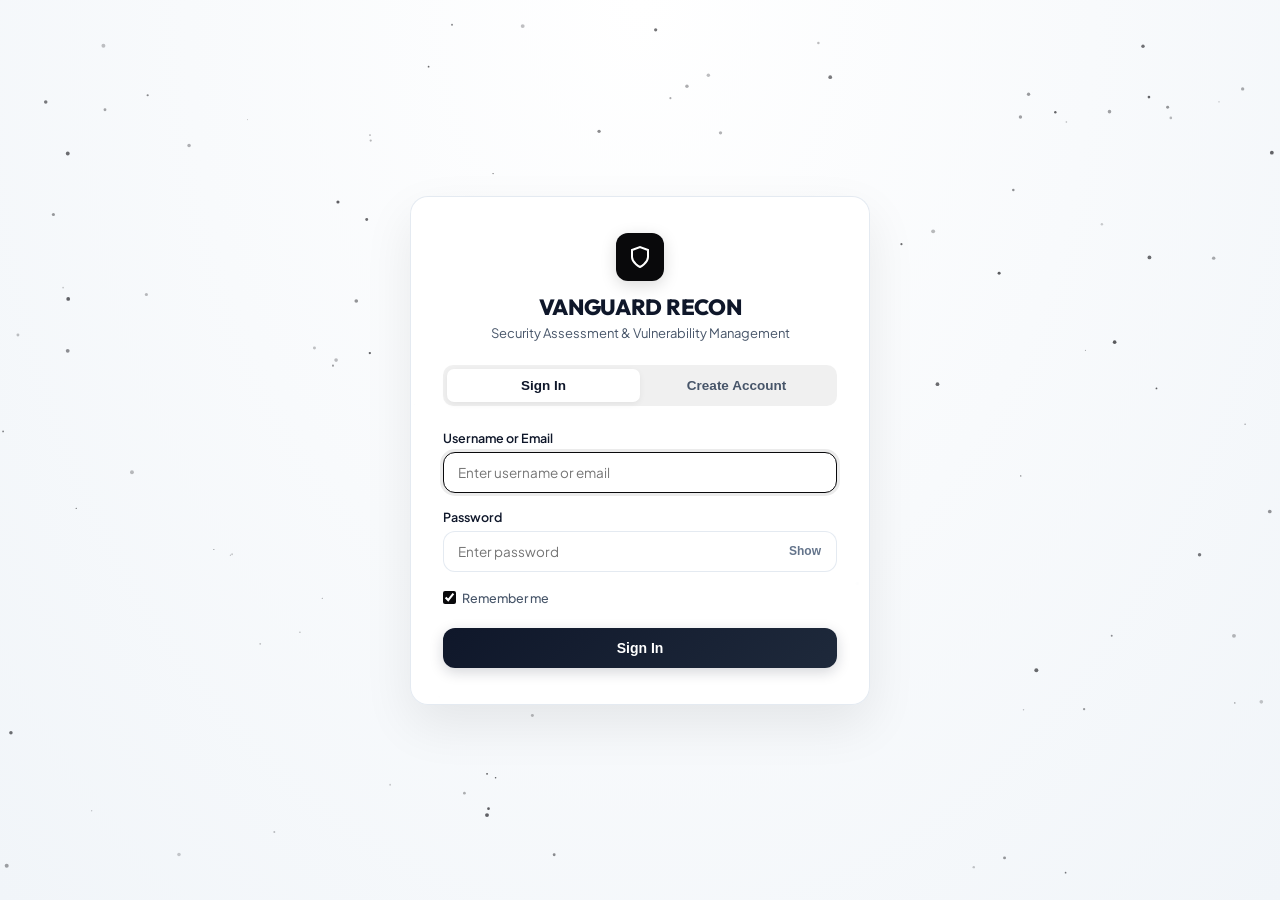
<file: public/profile.html>
<!DOCTYPE html>
<html lang="en">
<head>
    <meta charset="UTF-8">
    <meta name="viewport" content="width=device-width, initial-scale=1.0">
    <title>Vanguard Recon — Profile Settings</title>
    <meta name="description" content="User profile, organization details, and account security settings.">
    <link rel="stylesheet" href="styles.css">
    <link rel="preconnect" href="https://fonts.googleapis.com">
    <link rel="preconnect" href="https://fonts.gstatic.com" crossorigin>
    <link href="https://fonts.googleapis.com/css2?family=JetBrains+Mono:wght@400;500;600;700&family=Plus+Jakarta+Sans:wght@400;500;600;700;800&family=Outfit:wght@500;600;700;800&display=swap" rel="stylesheet">
</head>
<body>
    <canvas id="bgCanvas"></canvas>

    <div id="toastNotification" class="toast-card">
        <span id="toastIcon">✓</span>
        <span id="toastMsg">Action completed successfully</span>
    </div>

    <!-- Navigation Bar -->
    <nav class="navbar">
        <div class="nav-left">
            <div class="brand">
                <div class="brand-icon-wrapper">
                    <div class="brand-icon">
                        <svg viewBox="0 0 24 24">
                            <path d="M12 22s8-4 8-10V5l-8-3-8 3v7c0 6 8 10 8 10z"/>
                        </svg>
                    </div>
                </div>
                <div class="brand-text">
                    <span class="brand-title">VANGUARD RECON</span>
                    <span class="brand-subtitle">Security Assessment Suite</span>
                </div>
            </div>
            
            <div class="nav-links">
                <a href="index.html" class="nav-link">Dashboard</a>
                <a href="attack.html" class="nav-link">Scanner</a>
                <a href="profile.html" class="nav-link active">Profile</a>
                <a href="history.html" class="nav-link">History</a>
            </div>
        </div>

        <div class="nav-right" id="navRightSection">
            <div class="status-badge">
                <span class="pulse-dot"></span>
                <span>Operational</span>
            </div>
        </div>
    </nav>

    <div class="container">
        <div class="profile-grid">
            <!-- Left Column: User Card -->
            <div>
                <div class="card profile-avatar-box">
                    <div id="profAvatarInitials" class="profile-avatar">AU</div>
                    <h2 id="profDisplayName" style="font-family:'Outfit', sans-serif; font-size:22px; font-weight:800; color:var(--text-primary);">
                        User Profile
                    </h2>
                    <div id="profDisplayRole" style="font-size:13px; color:var(--accent-blue); font-weight:600; margin-top:4px;">
                        Security Analyst
                    </div>
                    <div id="profDisplayCollegeBadge" style="margin-top:14px; display:none; background:rgba(37, 99, 235, 0.1); border:1px solid rgba(37, 99, 235, 0.3); color:var(--sev-low); padding:4px 12px; border-radius:20px; font-size:11.5px; font-weight:600;">
                    </div>
                </div>

                <div class="card">
                    <div class="card-header">
                        <span class="card-title">Account Summary</span>
                    </div>
                    <ul class="info-list">
                        <li class="info-item">
                            <span class="info-label">Account Status</span>
                            <span class="info-val" style="color:var(--sev-safe); font-weight:600;">ACTIVE</span>
                        </li>
                        <li class="info-item">
                            <span class="info-label">Access Role</span>
                            <span id="profSummaryRole" class="info-val" style="font-weight:600;">Security Analyst</span>
                        </li>
                    </ul>
                </div>
            </div>

            <!-- Right Column: Profile Edit & Password Change Forms -->
            <div style="display:flex; flex-direction:column; gap:24px;">
                <div class="card">
                    <div class="card-header">
                        <span class="card-title">Profile Details</span>
                    </div>

                    <form id="profileForm" style="display:flex; flex-direction:column; gap:20px;">
                        <div>
                            <label style="font-size:13px; font-weight:600; color:var(--text-primary); display:block; margin-bottom:8px;">Full Name</label>
                            <input type="text" id="profName" class="scan-input" placeholder="Your Full Name" style="padding:12px 16px;" required>
                        </div>

                        <div>
                            <label style="font-size:13px; font-weight:600; color:var(--text-primary); display:block; margin-bottom:8px;">Role / Designation</label>
                            <input type="text" id="profRole" class="scan-input" placeholder="e.g. Security Analyst" style="padding:12px 16px;" required>
                        </div>

                        <div>
                            <label style="font-size:13px; font-weight:600; color:var(--text-primary); display:block; margin-bottom:8px;">Email Address</label>
                            <input type="email" id="profEmail" class="scan-input" placeholder="yourname@domain.com" style="padding:12px 16px;" required>
                        </div>

                        <div>
                            <label style="font-size:13px; font-weight:600; color:var(--text-primary); display:block; margin-bottom:8px;">Organization</label>
                            <input type="text" id="profOrg" class="scan-input" placeholder="Organization name" style="padding:12px 16px;" required>
                        </div>

                        <div style="display:flex; justify-content:flex-end; margin-top:10px;">
                            <button type="submit" id="saveProfBtn" class="btn-primary" style="padding:12px 24px; font-size:14px;">
                                Save Changes
                            </button>
                        </div>
                    </form>
                </div>

                <!-- Password Change Card -->
                <div class="card">
                    <div class="card-header">
                        <span class="card-title">Change Password</span>
                    </div>

                    <form id="passwordForm" style="display:flex; flex-direction:column; gap:16px;">
                        <div>
                            <label style="font-size:13px; font-weight:600; color:var(--text-primary); display:block; margin-bottom:8px;">Current Password</label>
                            <input type="password" id="oldPassword" class="scan-input" placeholder="Current password" style="padding:12px 16px;" required>
                        </div>

                        <div style="display:grid; grid-template-columns: 1fr 1fr; gap:14px;">
                            <div>
                                <label style="font-size:13px; font-weight:600; color:var(--text-primary); display:block; margin-bottom:8px;">New Password</label>
                                <input type="password" id="newPassword" class="scan-input" placeholder="Min 6 characters" minlength="6" style="padding:12px 16px;" required>
                            </div>
                            <div>
                                <label style="font-size:13px; font-weight:600; color:var(--text-primary); display:block; margin-bottom:8px;">Confirm New Password</label>
                                <input type="password" id="confirmNewPassword" class="scan-input" placeholder="Re-enter new password" minlength="6" style="padding:12px 16px;" required>
                            </div>
                        </div>

                        <div style="display:flex; justify-content:flex-end; margin-top:6px;">
                            <button type="submit" id="changePwdBtn" class="btn-secondary" style="padding:12px 24px; font-size:13.5px;">
                                Update Password
                            </button>
                        </div>
                    </form>
                </div>
            </div>
        </div>
    </div>

    <script src="auth.js"></script>
    <script src="app.js"></script>
</body>
</html>
</file>
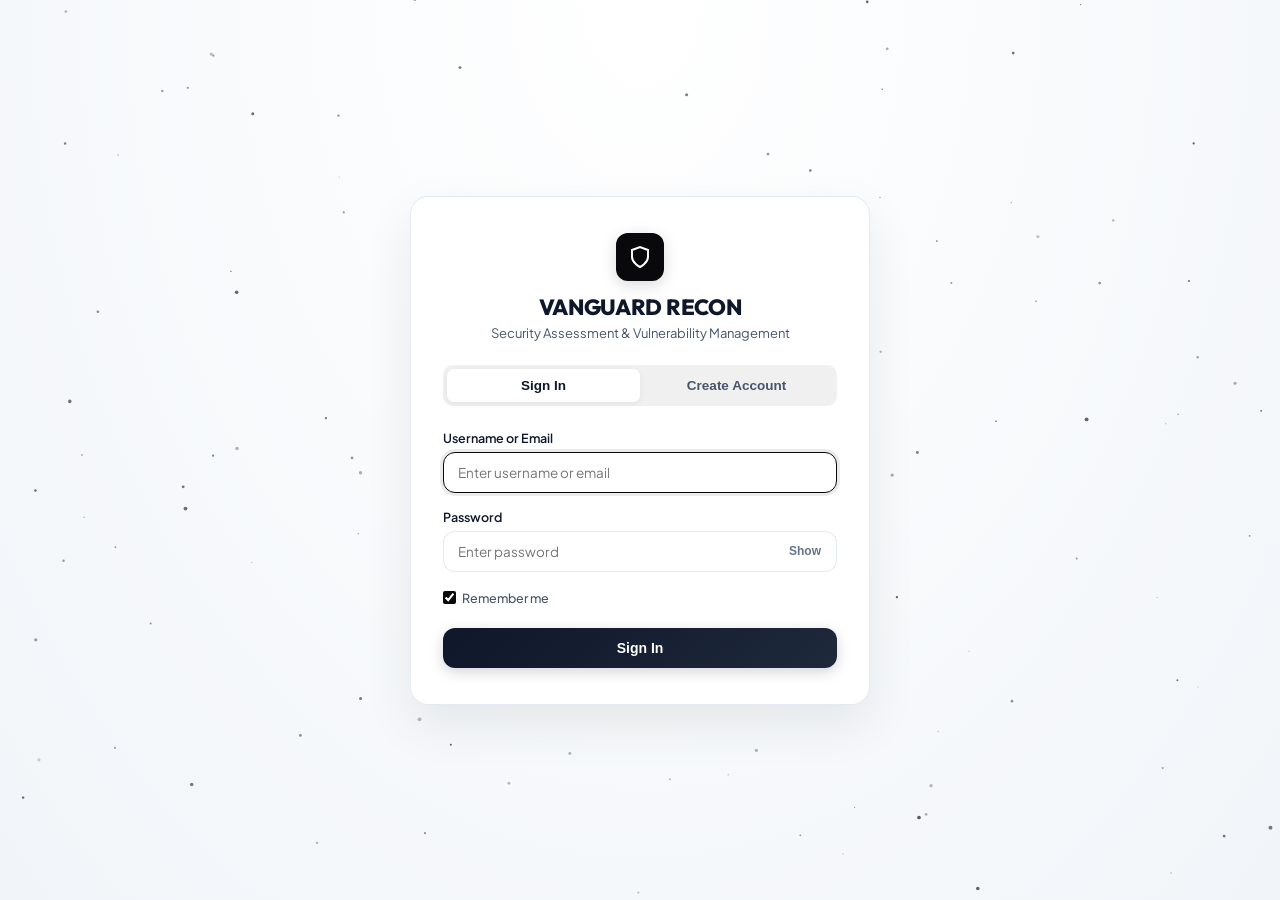
<file: public/threats.html>
<!DOCTYPE html>
<html lang="en">
<head>
    <meta charset="UTF-8">
    <meta name="viewport" content="width=device-width, initial-scale=1.0">
    <title>Vanguard Recon — Threat Intelligence</title>
    <meta name="description" content="OWASP vulnerability auditor, SSL/TLS inspector, and CVE database search.">
    <link rel="stylesheet" href="styles.css">
    <link rel="preconnect" href="https://fonts.googleapis.com">
    <link rel="preconnect" href="https://fonts.gstatic.com" crossorigin>
    <link href="https://fonts.googleapis.com/css2?family=JetBrains+Mono:wght@400;500;600;700&family=Plus+Jakarta+Sans:wght@400;500;600;700;800&family=Outfit:wght@500;600;700;800&display=swap" rel="stylesheet">
</head>
<body>
    <canvas id="bgCanvas"></canvas>

    <div id="toastNotification" class="toast-card">
        <span id="toastIcon">✓</span>
        <span id="toastMsg">Action completed successfully</span>
    </div>

    <!-- Navigation Bar -->
    <nav class="navbar">
        <div class="nav-left">
            <div class="brand">
                <div class="brand-icon-wrapper">
                    <div class="brand-icon">
                        <svg viewBox="0 0 24 24">
                            <path d="M12 22s8-4 8-10V5l-8-3-8 3v7c0 6 8 10 8 10z"/>
                        </svg>
                    </div>
                </div>
                <div class="brand-text">
                    <span class="brand-title">VANGUARD RECON</span>
                    <span class="brand-subtitle">Security Assessment Suite</span>
                </div>
            </div>
            
            <div class="nav-links">
                <a href="index.html" class="nav-link">Dashboard</a>
                <a href="attack.html" class="nav-link">Scanner</a>
                <a href="profile.html" class="nav-link">Profile</a>
                <a href="history.html" class="nav-link">History</a>
            </div>
        </div>

        <div class="nav-right" id="navRightSection">
            <div class="status-badge">
                <span class="pulse-dot"></span>
                <span>Operational</span>
            </div>

            <div id="exportBtnGroup" style="display:none; gap:8px;">
                <button id="exportJsonBtn" class="btn-secondary" title="Export Raw JSON Data">JSON</button>
                <button id="exportCsvBtn" class="btn-secondary" title="Export CSV Table">CSV</button>
                <button id="reportBtn" class="btn-accent">Export Report</button>
            </div>
        </div>
    </nav>

    <div class="container">
        <!-- Header Banner -->
        <div class="card" style="margin-bottom:28px;">
            <div style="display:flex; justify-content:space-between; align-items:center;">
                <div>
                    <h2 style="font-family:'Outfit', sans-serif; font-size:22px; font-weight:800; color:var(--text-primary);">
                        Threat Intelligence & OWASP Audit
                    </h2>
                    <p style="font-size:13.5px; color:var(--text-secondary); margin-top:4px;">
                        Evaluation of HTTP security headers, CORS policies, SSL/TLS certificate specs, and CVE advisories.
                    </p>
                </div>
                <div class="mono" style="font-size:13px; color:var(--text-secondary);">Target: <span id="metaHost" style="color:var(--text-primary); font-weight:600;">--</span></div>
            </div>
        </div>

        <div style="display:grid; grid-template-columns: 360px 1fr; gap:28px;">
            <!-- Left Column -->
            <div>
                <!-- OWASP Compliance Radar Chart -->
                <div class="card">
                    <div class="card-header">
                        <span class="card-title">
                            <svg viewBox="0 0 24 24" fill="none" stroke="currentColor" stroke-width="2">
                                <polygon points="12 2 2 7 12 12 22 7 12 2"/>
                                <polyline points="2 17 12 22 22 17"/>
                                <polyline points="2 12 12 17 22 12"/>
                            </svg>
                            Security Headers
                        </span>
                    </div>
                    <div style="position:relative; width:100%; height:220px; display:flex; justify-content:center; align-items:center;">
                        <canvas id="owaspRadarCanvas" width="280" height="220"></canvas>
                    </div>
                </div>

                <!-- Live CVE Search Engine -->
                <div class="card">
                    <div class="card-header">
                        <span class="card-title">
                            <svg viewBox="0 0 24 24" fill="none" stroke="currentColor" stroke-width="2">
                                <circle cx="11" cy="11" r="8"/>
                                <line x1="21" y1="21" x2="16.65" y2="16.65"/>
                            </svg>
                            CVE Database Search
                        </span>
                    </div>
                    <div class="cve-search-box">
                        <input type="text" id="cveQueryInput" class="scan-input mono" placeholder="Search CVE (e.g. Log4j, RDP, MySQL)..." style="padding:10px 14px 10px 38px; font-size:13px;">
                        <div class="input-icon" style="left:12px; top:11px;">
                            <svg width="15" height="15" viewBox="0 0 24 24" fill="none" stroke="currentColor" stroke-width="2">
                                <circle cx="11" cy="11" r="8"/>
                                <line x1="21" y1="21" x2="16.65" y2="16.65"/>
                            </svg>
                        </div>
                    </div>
                    <div id="cveSearchResults" class="cve-results-list" style="margin-top:12px; max-height:220px; overflow-y:auto;">
                        <div style="font-size:12.5px; color:var(--text-muted);">Enter a keyword or CVE identifier to search vulnerability records.</div>
                    </div>
                </div>

                <!-- SSL Certificate Specs -->
                <div class="card">
                    <div class="card-header">
                        <span class="card-title">
                            <svg viewBox="0 0 24 24" fill="none" stroke="currentColor" stroke-width="2">
                                <rect x="3" y="11" width="18" height="11" rx="2" ry="2"/>
                                <path d="M7 11V7a5 5 0 0 1 10 0v4"/>
                            </svg>
                            SSL / TLS Certificate
                        </span>
                    </div>
                    <ul class="info-list">
                        <li class="info-item">
                            <span class="info-label">Protocol</span>
                            <span id="sslVersion" class="info-val mono">TLSv1.3</span>
                        </li>
                        <li class="info-item">
                            <span class="info-label">Cipher</span>
                            <span id="sslCipher" class="info-val mono" style="font-size:11px;">AES256-GCM-SHA384</span>
                        </li>
                        <li class="info-item">
                            <span class="info-label">Issuer</span>
                            <span id="sslIssuer" class="info-val">Trusted Certificate Authority</span>
                        </li>
                    </ul>
                </div>
            </div>

            <!-- Right Column: Findings List -->
            <div>
                <div class="card">
                    <div class="card-header">
                        <span class="card-title">
                            <svg viewBox="0 0 24 24" fill="none" stroke="currentColor" stroke-width="2">
                                <path d="M10.29 3.86L1.82 18a2 2 0 0 0 1.71 3h16.94a2 2 0 0 0 1.71-3L13.71 3.86a2 2 0 0 0-3.42 0z"/>
                                <line x1="12" y1="9" x2="12" y2="13"/>
                                <line x1="12" y1="17" x2="12.01" y2="17"/>
                            </svg>
                            Vulnerability Findings
                        </span>
                        <div class="filter-pills">
                            <span class="filter-pill active" data-filter="all">All</span>
                            <span class="filter-pill" data-filter="critical">Critical</span>
                            <span class="filter-pill" data-filter="high">High</span>
                            <span class="filter-pill" data-filter="medium">Medium</span>
                        </div>
                    </div>
                    <div id="vulnContainer">
                        <div style="color:var(--text-secondary); font-size:14px;">No vulnerability findings loaded. Launch a scan on the dashboard.</div>
                    </div>
                </div>
            </div>
        </div>
    </div>

    <script src="auth.js"></script>
    <script src="app.js"></script>
</body>
</html>
</file>
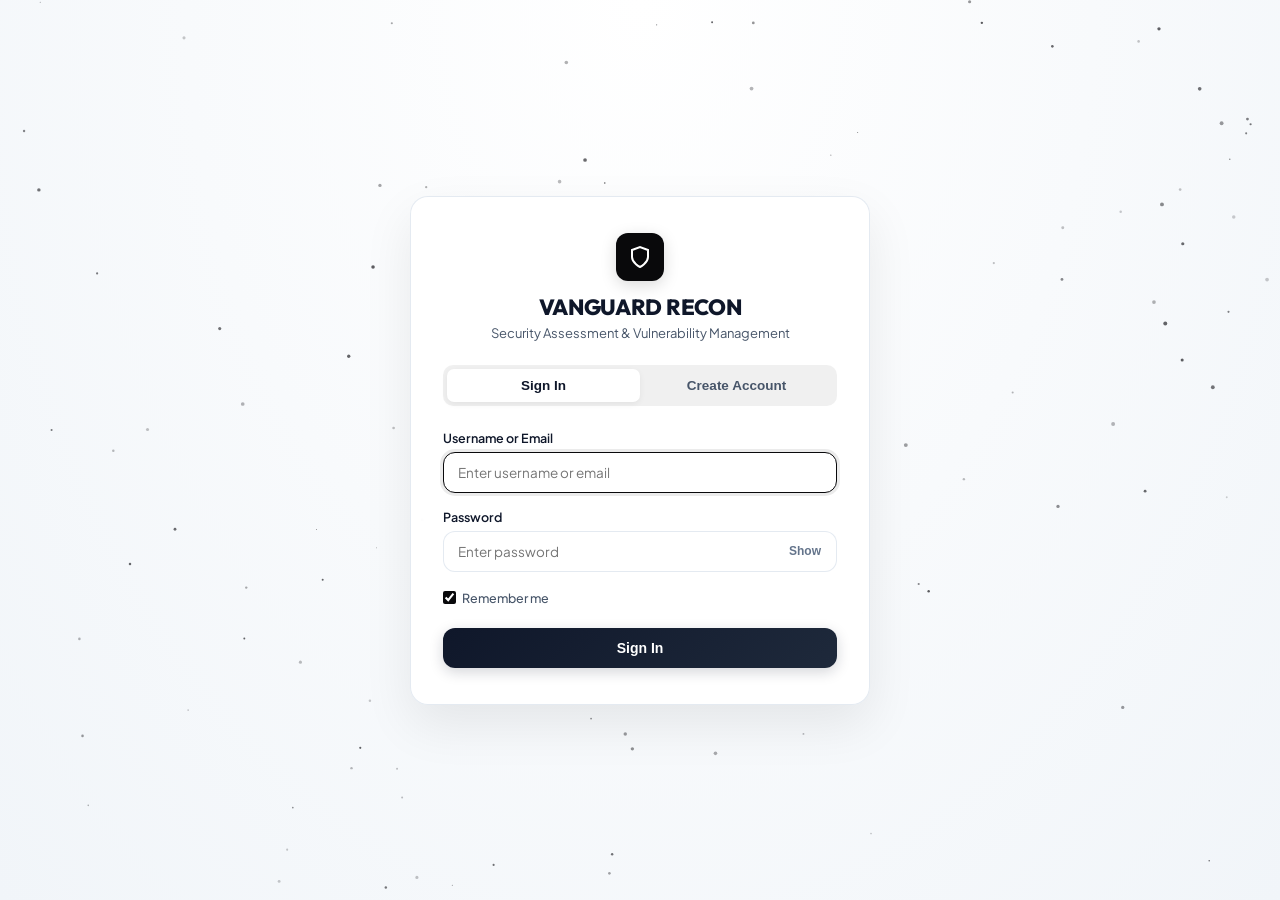
<file: public/topology.html>
<!DOCTYPE html>
<html lang="en">
<head>
    <meta charset="UTF-8">
    <meta name="viewport" content="width=device-width, initial-scale=1.0">
    <title>Vanguard Recon — Network Topology</title>
    <meta name="description" content="Attack surface topology, open port enumeration, and subdomain mapping.">
    <link rel="stylesheet" href="styles.css">
    <link rel="preconnect" href="https://fonts.googleapis.com">
    <link rel="preconnect" href="https://fonts.gstatic.com" crossorigin>
    <link href="https://fonts.googleapis.com/css2?family=JetBrains+Mono:wght@400;500;600;700&family=Plus+Jakarta+Sans:wght@400;500;600;700;800&family=Outfit:wght@500;600;700;800&display=swap" rel="stylesheet">
</head>
<body>
    <canvas id="bgCanvas"></canvas>

    <div id="toastNotification" class="toast-card">
        <span id="toastIcon">✓</span>
        <span id="toastMsg">Action completed successfully</span>
    </div>

    <!-- Node Popover Modal -->
    <div id="nodeModal" class="node-modal">
        <div class="node-modal-header">
            <span id="nodeModalTitle" class="mono">Node Inspection</span>
            <button id="closeNodeModal" class="close-modal-btn">✕</button>
        </div>
        <div id="nodeModalBody" class="node-modal-body"></div>
    </div>

    <!-- Navigation Bar -->
    <nav class="navbar">
        <div class="nav-left">
            <div class="brand">
                <div class="brand-icon-wrapper">
                    <div class="brand-icon">
                        <svg viewBox="0 0 24 24">
                            <path d="M12 22s8-4 8-10V5l-8-3-8 3v7c0 6 8 10 8 10z"/>
                        </svg>
                    </div>
                </div>
                <div class="brand-text">
                    <span class="brand-title">VANGUARD RECON</span>
                    <span class="brand-subtitle">Security Assessment Suite</span>
                </div>
            </div>
            
            <div class="nav-links">
                <a href="index.html" class="nav-link">Dashboard</a>
                <a href="attack.html" class="nav-link">Scanner</a>
                <a href="profile.html" class="nav-link">Profile</a>
                <a href="history.html" class="nav-link">History</a>
            </div>
        </div>

        <div class="nav-right" id="navRightSection">
            <div class="status-badge">
                <span class="pulse-dot"></span>
                <span>Operational</span>
            </div>

            <div id="exportBtnGroup" style="display:none; gap:8px;">
                <button id="exportJsonBtn" class="btn-secondary" title="Export Raw JSON Data">JSON</button>
                <button id="exportCsvBtn" class="btn-secondary" title="Export CSV Table">CSV</button>
                <button id="reportBtn" class="btn-accent">Export Report</button>
            </div>
        </div>
    </nav>

    <div class="container">
        <!-- Header Banner -->
        <div class="card" style="margin-bottom:28px;">
            <div style="display:flex; justify-content:space-between; align-items:center;">
                <div>
                    <h2 style="font-family:'Outfit', sans-serif; font-size:22px; font-weight:800; color:var(--text-primary);">
                        Network Topology Mapping
                    </h2>
                    <p style="font-size:13.5px; color:var(--text-secondary); margin-top:4px;">
                        Interactive network graph visualization of target host, IP, open ports, and discovered subdomains.
                    </p>
                </div>
                <div style="display:flex; gap:12px; align-items:center;">
                    <div class="mono" style="font-size:13px; color:var(--text-secondary);">Target: <span id="metaHost" style="color:var(--text-primary); font-weight:600;">--</span> (<span id="metaIp">--</span>)</div>
                </div>
            </div>
        </div>

        <!-- Interactive Attack Surface Topology Graph -->
        <div class="card">
            <div class="card-header">
                <span class="card-title">
                    <svg viewBox="0 0 24 24" fill="none" stroke="currentColor" stroke-width="2">
                        <circle cx="18" cy="5" r="3"/>
                        <circle cx="6" cy="12" r="3"/>
                        <circle cx="18" cy="19" r="3"/>
                        <line x1="8.59" y1="13.51" x2="15.42" y2="17.49"/>
                        <line x1="15.41" y1="6.51" x2="8.59" y2="10.49"/>
                    </svg>
                    Network Topology Graph
                </span>
            </div>
            <div class="topology-box">
                <canvas id="topologyCanvas" width="1200" height="320"></canvas>
            </div>
        </div>

        <div style="display:grid; grid-template-columns: 1fr 1fr; gap:28px;">
            <!-- Open Ports Card -->
            <div class="card">
                <div class="card-header">
                    <span class="card-title">
                        <svg viewBox="0 0 24 24" fill="none" stroke="currentColor" stroke-width="2">
                            <path d="M4 11a9 9 0 0 1 9 9"/>
                            <path d="M4 4a16 16 0 0 1 16 16"/>
                            <circle cx="5" cy="19" r="1"/>
                        </svg>
                        Open Ports & Services
                    </span>
                </div>
                <div id="portsGrid" class="ports-grid">
                    <div style="color:var(--text-secondary); font-size:14px;">No open port data available. Launch a scan on the dashboard.</div>
                </div>
            </div>

            <!-- Subdomains & Tech Stack -->
            <div>
                <div class="card">
                    <div class="card-header">
                        <span class="card-title">
                            <svg viewBox="0 0 24 24" fill="none" stroke="currentColor" stroke-width="2">
                                <circle cx="11" cy="11" r="8"/>
                                <line x1="21" y1="21" x2="16.65" y2="16.65"/>
                            </svg>
                            Discovered Subdomains
                        </span>
                    </div>
                    <div id="subdomainsContainer" class="subdomains-grid">
                        <div style="color:var(--text-secondary); font-size:14px;">No subdomain data available. Launch a scan on the dashboard.</div>
                    </div>
                </div>

                <div class="card">
                    <div class="card-header">
                        <span class="card-title">
                            <svg viewBox="0 0 24 24" fill="none" stroke="currentColor" stroke-width="2">
                                <polygon points="12 2 2 7 12 12 22 7 12 2"/>
                                <polyline points="2 17 12 22 22 17"/>
                                <polyline points="2 12 12 17 22 12"/>
                            </svg>
                            Detected Technologies
                        </span>
                    </div>
                    <div id="techStackBadges" style="display:flex; flex-wrap:wrap; gap:8px;">
                        <span class="subdomain-tag">Standard Web Server</span>
                    </div>
                </div>
            </div>
        </div>
    </div>

    <script src="auth.js"></script>
    <script src="app.js"></script>
</body>
</html>
</file>
<file: public/styles.css>
@import url('https://fonts.googleapis.com/css2?family=JetBrains+Mono:wght@400;500;600;700;800&family=Plus+Jakarta+Sans:wght@400;500;600;700;800;900&family=Outfit:wght@500;600;700;800;900&display=swap');

/* ==========================================================================
   VANGUARD RECON — LUMINOUS CLEAN WHITE THEME
   ========================================================================== */

:root {
    --bg-main: #f8fafc;
    --bg-card: rgba(255, 255, 255, 0.96);
    --bg-card-hover: #ffffff;
    --bg-elevated: #f1f5f9;
    --border-subtle: rgba(226, 232, 240, 0.9);
    --border-cyan: rgba(15, 23, 42, 0.16);
    --border-glow: rgba(15, 23, 42, 0.06);
    
    --text-primary: #0f172a;
    --text-secondary: #475569;
    --text-muted: #64748b;
    
    --accent-cyan: #0f172a;
    --accent-blue: #1e293b;
    --accent-indigo: #334155;
    --accent-violet: #475569;
    
    --sev-critical: #ef4444;
    --sev-critical-bg: rgba(239, 68, 68, 0.08);
    --sev-high: #ea580c;
    --sev-high-bg: rgba(234, 88, 12, 0.08);
    --sev-medium: #d97706;
    --sev-medium-bg: rgba(217, 119, 6, 0.08);
    --sev-low: #2563eb;
    --sev-low-bg: rgba(37, 99, 235, 0.08);
    --sev-safe: #10b981;
    --sev-safe-bg: rgba(16, 185, 129, 0.08);

    --radius-lg: 18px;
    --radius-md: 12px;
    --radius-sm: 8px;
    
    --transition-smooth: all 0.3s cubic-bezier(0.16, 1, 0.3, 1);
}

* {
    box-sizing: border-box;
    margin: 0;
    padding: 0;
}

body {
    font-family: 'Plus Jakarta Sans', -apple-system, BlinkMacSystemFont, sans-serif;
    background-color: var(--bg-main);
    background-image: radial-gradient(at 50% 0%, #ffffff 0%, #f1f5f9 100%);
    background-attachment: fixed;
    color: var(--text-primary);
    min-height: 100vh;
    overflow-x: hidden;
    position: relative;
    -webkit-font-smoothing: antialiased;
}

#bgCanvas {
    position: fixed;
    top: 0;
    left: 0;
    width: 100vw;
    height: 100vh;
    z-index: 0;
    pointer-events: none;
}

.mono {
    font-family: 'JetBrains Mono', monospace;
}

/* Toast Notifications */
.toast-card {
    position: fixed;
    bottom: 30px;
    right: 30px;
    background: #0f172a;
    border: 1px solid #1e293b;
    color: #ffffff;
    padding: 12px 22px;
    border-radius: var(--radius-md);
    box-shadow: 0 12px 35px rgba(15, 23, 42, 0.2);
    backdrop-filter: blur(16px);
    display: flex;
    align-items: center;
    gap: 12px;
    font-size: 13.5px;
    font-weight: 600;
    z-index: 9999;
    opacity: 0;
    transform: translateY(20px);
    transition: var(--transition-smooth);
    pointer-events: none;
}

.toast-card.show {
    opacity: 1;
    transform: translateY(0);
}

/* Node Inspection Popover Modal */
.node-modal {
    position: fixed;
    top: 50%;
    left: 50%;
    transform: translate(-50%, -50%) scale(0.9);
    width: 380px;
    background: #ffffff;
    border: 1px solid var(--border-subtle);
    box-shadow: 0 20px 60px rgba(15, 23, 42, 0.15);
    border-radius: var(--radius-md);
    padding: 20px;
    z-index: 10000;
    backdrop-filter: blur(20px);
    opacity: 0;
    pointer-events: none;
    transition: var(--transition-smooth);
}

.node-modal.show {
    opacity: 1;
    pointer-events: auto;
    transform: translate(-50%, -50%) scale(1);
}

.node-modal-header {
    display: flex;
    justify-content: space-between;
    align-items: center;
    margin-bottom: 14px;
    padding-bottom: 10px;
    border-bottom: 1px solid var(--border-subtle);
    color: var(--text-primary);
    font-size: 14px;
    font-weight: 700;
}

.close-modal-btn {
    background: transparent;
    border: none;
    color: var(--text-muted);
    font-size: 16px;
    cursor: pointer;
    transition: var(--transition-smooth);
}
.close-modal-btn:hover { color: #000; }

.node-modal-body { font-size: 13px; color: var(--text-secondary); line-height: 1.6; }

/* Navbar */
.navbar {
    display: flex;
    justify-content: space-between;
    align-items: center;
    padding: 14px 32px;
    background: rgba(255, 255, 255, 0.88);
    backdrop-filter: blur(24px);
    -webkit-backdrop-filter: blur(24px);
    border-bottom: 1px solid var(--border-subtle);
    position: sticky;
    top: 0;
    z-index: 100;
    box-shadow: 0 1px 3px rgba(15, 23, 42, 0.04), 0 4px 12px rgba(15, 23, 42, 0.02);
    gap: 20px;
}

.nav-left {
    display: flex;
    align-items: center;
    gap: 20px;
    flex-shrink: 0;
}

.nav-right {
    display: flex;
    align-items: center;
    gap: 12px;
    margin-left: auto;
    flex-shrink: 0;
}

.nav-links {
    display: flex;
    align-items: center;
    gap: 8px;
    margin-left: 10px;
}

.nav-link {
    color: var(--text-secondary);
    text-decoration: none;
    font-size: 13px;
    font-weight: 600;
    padding: 8px 16px;
    border-radius: var(--radius-sm);
    transition: var(--transition-smooth);
    display: inline-flex;
    align-items: center;
    gap: 6px;
}

.nav-link:hover {
    color: var(--text-primary);
    background: rgba(15, 23, 42, 0.04);
}

.nav-link.active {
    color: #ffffff;
    background: #0f172a;
    box-shadow: 0 4px 12px rgba(15, 23, 42, 0.15);
}

.brand {
    display: flex;
    align-items: center;
    gap: 14px;
    font-size: 18px;
    font-weight: 800;
    color: var(--text-primary);
}

.brand-icon-wrapper {
    position: relative;
    width: 40px;
    height: 40px;
}

.brand-icon {
    width: 100%;
    height: 100%;
    background: linear-gradient(135deg, #0f172a, #334155);
    border-radius: 10px;
    display: flex;
    align-items: center;
    justify-content: center;
    color: #fff;
    box-shadow: 0 4px 14px rgba(15, 23, 42, 0.18);
}

.brand-icon svg {
    width: 22px;
    height: 22px;
    fill: none;
    stroke: #ffffff;
    stroke-width: 2.2;
}

.brand-text { display: flex; flex-direction: column; }
.brand-title {
    font-size: 17.5px;
    font-weight: 800;
    line-height: 1.2;
    font-family: 'Outfit', sans-serif;
    color: #0f172a;
}

.brand-subtitle {
    font-size: 10.5px;
    font-weight: 700;
    color: var(--text-muted);
    letter-spacing: 1.2px;
}

.hud-clock {
    background: #ffffff;
    border: 1px solid var(--border-subtle);
    color: var(--text-primary);
    padding: 6px 12px;
    border-radius: 20px;
    font-size: 12px;
    font-weight: 600;
    box-shadow: 0 1px 2px rgba(0, 0, 0, 0.03);
}

.hud-btn {
    background: #ffffff;
    border: 1px solid var(--border-subtle);
    color: var(--text-secondary);
    padding: 6px 12px;
    border-radius: 20px;
    font-size: 12px;
    font-weight: 600;
    cursor: pointer;
    display: inline-flex;
    align-items: center;
    gap: 6px;
    transition: var(--transition-smooth);
    box-shadow: 0 1px 2px rgba(0, 0, 0, 0.03);
}
.hud-btn:hover {
    background: #f8fafc;
    border-color: #cbd5e1;
    color: #0f172a;
}

.status-badge {
    display: flex;
    align-items: center;
    gap: 8px;
    padding: 6px 14px;
    background: rgba(16, 185, 129, 0.08);
    border: 1px solid rgba(16, 185, 129, 0.25);
    border-radius: 20px;
    font-size: 12px;
    color: var(--sev-safe);
    font-weight: 600;
}

.pulse-dot {
    width: 8px;
    height: 8px;
    background-color: var(--sev-safe);
    border-radius: 50%;
    position: relative;
}

.pulse-dot::after {
    content: '';
    position: absolute;
    top: -3px; left: -3px; right: -3px; bottom: -3px;
    border-radius: 50%;
    border: 2px solid var(--sev-safe);
    animation: ripple 2s infinite ease-out;
}

@keyframes ripple {
    0% { transform: scale(0.8); opacity: 1; }
    100% { transform: scale(2.2); opacity: 0; }
}

.btn-secondary {
    background: #ffffff;
    border: 1px solid var(--border-subtle);
    color: var(--text-primary);
    padding: 8px 14px;
    border-radius: var(--radius-sm);
    font-size: 12.5px;
    font-weight: 600;
    cursor: pointer;
    display: inline-flex;
    align-items: center;
    gap: 6px;
    transition: var(--transition-smooth);
    box-shadow: 0 1px 2px rgba(0, 0, 0, 0.04);
}

.btn-secondary:hover {
    background: #f8fafc;
    border-color: #cbd5e1;
    color: #0f172a;
    box-shadow: 0 2px 6px rgba(0, 0, 0, 0.06);
}

.btn-accent {
    background: linear-gradient(135deg, #0f172a, #334155);
    color: #ffffff;
    border: none;
    padding: 8px 18px;
    border-radius: var(--radius-sm);
    font-size: 12.5px;
    font-weight: 800;
    cursor: pointer;
    display: inline-flex;
    align-items: center;
    gap: 6px;
    box-shadow: 0 4px 14px rgba(15, 23, 42, 0.15);
    transition: var(--transition-smooth);
}

.btn-accent:hover {
    transform: translateY(-1px);
    box-shadow: 0 6px 20px rgba(15, 23, 42, 0.22);
}

/* Layout Container */
.container {
    max-width: 1440px;
    margin: 0 auto;
    padding: 32px 32px 64px;
    position: relative;
    z-index: 1;
}

/* Hero & Search Card */
.hero-card {
    background: var(--bg-card);
    border: 1px solid var(--border-subtle);
    border-radius: var(--radius-lg);
    padding: 36px 40px;
    margin-bottom: 32px;
    backdrop-filter: blur(18px);
    box-shadow: 0 10px 30px -4px rgba(15, 23, 42, 0.06), 0 2px 6px -1px rgba(15, 23, 42, 0.02);
}

.hero-title-row {
    display: flex;
    justify-content: space-between;
    align-items: center;
    margin-bottom: 12px;
}

.hero-title {
    font-size: 27px;
    font-weight: 800;
    font-family: 'Outfit', sans-serif;
    letter-spacing: -0.5px;
    color: #0f172a;
}

.scan-profile-selector {
    display: flex;
    background: #f1f5f9;
    border: 1px solid var(--border-subtle);
    padding: 4px;
    border-radius: var(--radius-sm);
    gap: 4px;
}

.profile-btn {
    background: transparent;
    border: none;
    color: var(--text-muted);
    padding: 6px 14px;
    border-radius: 6px;
    font-size: 12.5px;
    font-weight: 600;
    cursor: pointer;
    transition: var(--transition-smooth);
}

.profile-btn.active {
    background: #0f172a;
    color: #ffffff;
    box-shadow: 0 2px 6px rgba(15, 23, 42, 0.15);
}

.hero-subtitle {
    color: var(--text-secondary);
    font-size: 14.5px;
    line-height: 1.6;
    max-width: 840px;
    margin-bottom: 28px;
}

/* Scan Input */
.input-wrapper { display: flex; gap: 14px; }
.input-container { flex: 1; position: relative; display: flex; align-items: center; }
.input-icon { position: absolute; left: 18px; color: var(--text-muted); }

.scan-input {
    width: 100%;
    background: #ffffff;
    border: 1.5px solid var(--border-subtle);
    border-radius: var(--radius-md);
    padding: 16px 20px 16px 50px;
    color: #0f172a;
    font-size: 15px;
    outline: none;
    transition: var(--transition-smooth);
    box-shadow: 0 1px 3px rgba(15, 23, 42, 0.04);
}

.scan-input:focus {
    border-color: #0f172a;
    box-shadow: 0 0 0 3px rgba(15, 23, 42, 0.08);
}

.btn-primary {
    background: linear-gradient(135deg, #0f172a 0%, #1e293b 100%);
    color: #ffffff;
    border: none;
    border-radius: var(--radius-md);
    padding: 16px 36px;
    font-size: 15px;
    font-weight: 800;
    cursor: pointer;
    display: flex;
    align-items: center;
    gap: 10px;
    transition: var(--transition-smooth);
    box-shadow: 0 4px 14px rgba(15, 23, 42, 0.18);
    white-space: nowrap;
}

.btn-primary:hover {
    transform: translateY(-2px);
    background: #020617;
    box-shadow: 0 8px 24px rgba(15, 23, 42, 0.25);
}

.quick-targets {
    display: flex;
    align-items: center;
    gap: 10px;
    margin-top: 20px;
    font-size: 13px;
    color: var(--text-muted);
}

.target-chip {
    background: #ffffff;
    border: 1px solid var(--border-subtle);
    color: var(--text-secondary);
    padding: 6px 14px;
    border-radius: 20px;
    cursor: pointer;
    font-size: 12.5px;
    transition: var(--transition-smooth);
    box-shadow: 0 1px 2px rgba(0, 0, 0, 0.03);
}

.target-chip:hover {
    background: #0f172a;
    border-color: #0f172a;
    color: #fff;
    transform: translateY(-1px);
    box-shadow: 0 4px 10px rgba(15, 23, 42, 0.15);
}

.progress-card {
    margin-top: 24px;
    background: var(--bg-card);
    border: 1px solid var(--border-subtle);
    border-radius: var(--radius-md);
    padding: 18px 24px;
    box-shadow: 0 2px 8px rgba(15, 23, 42, 0.03);
}

.progress-track {
    height: 8px;
    background: #e2e8f0;
    border-radius: 4px;
    overflow: hidden;
}

.progress-fill {
    height: 100%;
    width: 0%;
    background: linear-gradient(90deg, #0f172a, #334155, #64748b);
    border-radius: 4px;
    transition: width 0.4s cubic-bezier(0.4, 0, 0.2, 1);
}

.progress-info {
    display: flex;
    justify-content: space-between;
    align-items: center;
    margin-top: 12px;
    font-size: 13px;
    color: var(--text-secondary);
}

/* Stats Cards Bar */
.stats-grid {
    display: grid;
    grid-template-columns: repeat(4, 1fr);
    gap: 20px;
    margin-bottom: 32px;
}

.stat-card {
    background: var(--bg-card);
    border: 1px solid var(--border-subtle);
    border-radius: var(--radius-md);
    padding: 20px 24px;
    display: flex;
    align-items: center;
    gap: 16px;
    backdrop-filter: blur(14px);
    transition: var(--transition-smooth);
    box-shadow: 0 4px 20px rgba(15, 23, 42, 0.04);
}

.stat-card:hover {
    border-color: #cbd5e1;
    transform: translateY(-2px);
    box-shadow: 0 10px 28px rgba(15, 23, 42, 0.07);
}

.stat-icon {
    width: 48px;
    height: 48px;
    border-radius: 12px;
    background: #f1f5f9;
    border: 1px solid rgba(226, 232, 240, 0.8);
    display: flex;
    align-items: center;
    justify-content: center;
    color: #0f172a;
    font-size: 20px;
    flex-shrink: 0;
}

.stat-content { display: flex; flex-direction: column; }
.stat-value { font-size: 24px; font-weight: 800; color: #0f172a; line-height: 1.1; font-family: 'Outfit', sans-serif; }
.stat-label { font-size: 12.5px; color: var(--text-muted); font-weight: 500; margin-top: 4px; }

/* Dashboard Grid */
.dashboard-grid {
    display: grid;
    grid-template-columns: 360px 1fr;
    gap: 28px;
}

.card {
    background: var(--bg-card);
    border: 1px solid var(--border-subtle);
    border-radius: var(--radius-lg);
    padding: 24px;
    margin-bottom: 28px;
    backdrop-filter: blur(16px);
    box-shadow: 0 4px 20px -2px rgba(15, 23, 42, 0.05), 0 2px 6px -1px rgba(15, 23, 42, 0.02);
    transition: var(--transition-smooth);
}

.card:hover {
    border-color: #cbd5e1;
    box-shadow: 0 12px 30px -4px rgba(15, 23, 42, 0.08), 0 4px 12px -2px rgba(15, 23, 42, 0.03);
}

.card-header {
    display: flex;
    justify-content: space-between;
    align-items: center;
    margin-bottom: 20px;
    padding-bottom: 12px;
    border-bottom: 1px solid var(--border-subtle);
}

.card-title {
    font-size: 15px;
    font-weight: 700;
    color: var(--text-primary);
    display: flex;
    align-items: center;
    gap: 10px;
    font-family: 'Outfit', sans-serif;
}

.card-title svg { width: 18px; height: 18px; color: #0f172a; }

/* Gauge */
.gauge-container {
    position: relative;
    width: 170px;
    height: 170px;
    margin: 16px auto 20px;
}

.gauge-svg { transform: rotate(-90deg); width: 100%; height: 100%; }
.gauge-bg { fill: none; stroke: #f1f5f9; stroke-width: 12; }
.gauge-fill {
    fill: none;
    stroke: #0f172a;
    stroke-width: 12;
    stroke-dasharray: 440;
    stroke-dashoffset: 440;
    stroke-linecap: round;
    transition: stroke-dashoffset 1.8s cubic-bezier(0.16, 1, 0.3, 1);
}

.gauge-center {
    position: absolute;
    top: 50%; left: 50%;
    transform: translate(-50%, -50%);
    text-align: center;
}

.gauge-grade {
    font-size: 44px;
    font-weight: 900;
    line-height: 1;
    font-family: 'Outfit', sans-serif;
    color: #0f172a;
}

.gauge-score { font-size: 13px; font-weight: 700; color: var(--text-secondary); margin-top: 4px; }

.info-list { list-style: none; display: flex; flex-direction: column; gap: 12px; }
.info-item {
    display: flex;
    justify-content: space-between;
    align-items: center;
    padding: 10px 14px;
    background: #f8fafc;
    border-radius: var(--radius-sm);
    border: 1px solid var(--border-subtle);
    font-size: 13px;
}
.info-label { color: var(--text-muted); font-weight: 500; }
.info-val { color: var(--text-primary); font-weight: 600; }

.terminal-card {
    background: #0f172a;
    border: 1px solid #1e293b;
    border-radius: var(--radius-md);
    padding: 16px;
    font-family: 'JetBrains Mono', monospace;
    font-size: 12px;
    color: #f8fafc;
    height: 160px;
    overflow-y: auto;
}

.terminal-line { margin-bottom: 6px; line-height: 1.5; }
.terminal-time { color: #94a3b8; }
.terminal-prefix { color: #cbd5e1; font-weight: 700; }

.topology-box {
    background: #ffffff;
    border-radius: var(--radius-md);
    padding: 16px;
    border: 1px solid var(--border-subtle);
    box-shadow: 0 1px 3px rgba(15, 23, 42, 0.04);
}

#topologyCanvas { width: 100%; height: 260px; display: block; cursor: pointer; }

.subdomains-grid { display: flex; flex-wrap: wrap; gap: 10px; }
.subdomain-tag {
    background: #ffffff;
    border: 1px solid var(--border-subtle);
    color: var(--text-primary);
    padding: 8px 16px;
    border-radius: var(--radius-sm);
    font-size: 12.5px;
    font-family: 'JetBrains Mono', monospace;
    transition: var(--transition-smooth);
    box-shadow: 0 1px 2px rgba(0, 0, 0, 0.03);
}
.subdomain-tag:hover {
    background: #0f172a;
    color: #ffffff;
    border-color: #0f172a;
    transform: translateY(-1px);
}

.ports-grid {
    display: grid;
    grid-template-columns: repeat(auto-fill, minmax(210px, 1fr));
    gap: 14px;
}

.port-card {
    background: var(--bg-card);
    border: 1px solid var(--border-subtle);
    border-radius: var(--radius-md);
    padding: 16px;
    display: flex;
    flex-direction: column;
    gap: 8px;
    transition: var(--transition-smooth);
    box-shadow: 0 2px 8px rgba(15, 23, 42, 0.03);
}
.port-card:hover {
    border-color: #cbd5e1;
    transform: translateY(-2px);
    box-shadow: 0 8px 24px rgba(15, 23, 42, 0.07);
}

.port-header { display: flex; justify-content: space-between; align-items: center; }
.port-num { font-family: 'JetBrains Mono', monospace; font-size: 18px; font-weight: 700; color: #0f172a; }
.port-status-badge { background: var(--sev-safe-bg); color: var(--sev-safe); font-size: 11px; font-weight: 700; padding: 3px 10px; border-radius: 12px; }
.port-service { font-size: 13.5px; font-weight: 600; color: var(--text-primary); }

.filter-pills { display: flex; gap: 6px; }
.filter-pill {
    background: #ffffff;
    border: 1px solid var(--border-subtle);
    color: var(--text-muted);
    font-size: 11.5px;
    font-weight: 600;
    padding: 4px 10px;
    border-radius: 12px;
    cursor: pointer;
    transition: var(--transition-smooth);
}

.filter-pill.active {
    background: #0f172a;
    border-color: #0f172a;
    color: #fff;
}

.vuln-card {
    background: var(--bg-card);
    border: 1px solid var(--border-subtle);
    border-left: 4px solid var(--sev-critical);
    border-radius: var(--radius-md);
    padding: 20px 24px;
    margin-bottom: 16px;
    transition: var(--transition-smooth);
    box-shadow: 0 2px 10px rgba(15, 23, 42, 0.03);
}
.vuln-card:hover {
    border-color: #cbd5e1;
    transform: translateX(4px);
    box-shadow: 0 8px 25px rgba(15, 23, 42, 0.06);
}

.vuln-card.high { border-left-color: var(--sev-high); }
.vuln-card.medium { border-left-color: var(--sev-medium); }
.vuln-card.low { border-left-color: var(--sev-low); }

.vuln-header { display: flex; justify-content: space-between; align-items: center; margin-bottom: 10px; }
.vuln-title { font-size: 15px; font-weight: 700; color: #0f172a; }
.badge-sev { padding: 4px 12px; border-radius: 20px; font-size: 11px; font-weight: 800; text-transform: uppercase; }
.badge-CRITICAL { background: var(--sev-critical-bg); color: var(--sev-critical); border: 1px solid var(--sev-critical); }
.badge-HIGH { background: var(--sev-high-bg); color: var(--sev-high); border: 1px solid var(--sev-high); }
.badge-MEDIUM { background: var(--sev-medium-bg); color: var(--sev-medium); border: 1px solid var(--sev-medium); }
.badge-LOW { background: var(--sev-low-bg); color: var(--sev-low); border: 1px solid var(--sev-low); }

.vuln-desc { font-size: 13.5px; color: var(--text-secondary); line-height: 1.5; margin-bottom: 12px; }
.vuln-remediation {
    font-size: 13px;
    color: #0f172a;
    background: #f8fafc;
    border: 1px solid var(--border-subtle);
    padding: 10px 14px;
    border-radius: var(--radius-sm);
    display: flex;
    align-items: flex-start;
    gap: 8px;
}

.cli-cmd-grid { display: flex; flex-direction: column; gap: 12px; }
.cli-cmd-item { display: flex; flex-direction: column; gap: 6px; }
.cli-cmd-label { font-size: 12px; color: var(--text-muted); font-weight: 600; }
.cli-cmd-box {
    background: #0f172a;
    border: 1px solid #1e293b;
    border-radius: var(--radius-sm);
    padding: 10px 14px;
    display: flex;
    justify-content: space-between;
    align-items: center;
}
.cli-cmd-box code { color: #f8fafc; font-size: 12.5px; overflow-x: auto; }
.copy-cmd-btn {
    background: rgba(255, 255, 255, 0.15);
    border: none;
    color: #fff;
    padding: 4px 10px;
    border-radius: 4px;
    font-size: 11.5px;
    cursor: pointer;
    transition: var(--transition-smooth);
}
.copy-cmd-btn:hover { background: #fff; color: #000; font-weight: bold; }

.tab-row { display: flex; gap: 8px; margin-bottom: 14px; }
.tab-btn {
    background: #f1f5f9;
    border: 1px solid var(--border-subtle);
    color: var(--text-muted);
    padding: 8px 16px;
    border-radius: var(--radius-sm);
    font-size: 13px;
    font-weight: 600;
    cursor: pointer;
    transition: var(--transition-smooth);
}
.tab-btn.active {
    background: #0f172a;
    border-color: #0f172a;
    color: #fff;
}

.code-box {
    background: #0f172a;
    border: 1px solid #1e293b;
    border-radius: var(--radius-md);
    padding: 18px;
}
.code-pre { color: #e2e8f0; font-size: 12.5px; line-height: 1.6; white-space: pre-wrap; word-break: break-all; }

/* Profile & History Styling */
.profile-grid {
    display: grid;
    grid-template-columns: 320px 1fr;
    gap: 28px;
}

.profile-avatar-box {
    text-align: center;
    padding: 32px 20px;
}

.profile-avatar {
    width: 100px;
    height: 100px;
    border-radius: 50%;
    background: linear-gradient(135deg, #0f172a, #334155);
    color: #fff;
    font-size: 38px;
    font-weight: 800;
    display: flex;
    align-items: center;
    justify-content: center;
    margin: 0 auto 16px;
    box-shadow: 0 8px 25px rgba(15, 23, 42, 0.15);
}

.history-table {
    width: 100%;
    border-collapse: collapse;
    font-size: 13.5px;
}

.history-table th {
    text-align: left;
    padding: 12px 18px;
    background: #f8fafc;
    border-bottom: 1px solid var(--border-subtle);
    color: var(--text-primary);
    font-weight: 700;
}

.history-table td {
    padding: 14px 18px;
    border-bottom: 1px solid var(--border-subtle);
    color: var(--text-secondary);
}

.history-row {
    cursor: pointer;
    transition: var(--transition-smooth);
}

.history-row:hover {
    background: #f8fafc;
}

.report-modal-content {
    background: #ffffff;
    border-radius: var(--radius-lg);
    width: 90%;
    max-width: 1000px;
    max-height: 90vh;
    overflow-y: auto;
    padding: 32px;
    box-shadow: 0 25px 70px rgba(15, 23, 42, 0.2);
    position: fixed;
    top: 50%;
    left: 50%;
    transform: translate(-50%, -50%);
    z-index: 10001;
    display: none;
}

.report-modal-content.show {
    display: block;
}

/* Gemini AI Assistant Styles */
.copilot-chip-btn {
    background: #ffffff;
    border: 1px solid var(--border-subtle);
    border-radius: 20px;
    padding: 6px 14px;
    font-size: 12px;
    font-weight: 600;
    color: var(--text-primary);
    cursor: pointer;
    transition: var(--transition-smooth);
    box-shadow: 0 1px 2px rgba(0, 0, 0, 0.03);
}

.copilot-chip-btn:hover {
    background: #f1f5f9;
    border-color: #cbd5e1;
    transform: translateY(-1px);
}

.copilot-msg {
    padding: 12px 16px;
    border-radius: 10px;
    font-size: 13.5px;
    line-height: 1.6;
    word-break: break-word;
}

.copilot-msg.bot {
    background: #f1f5f9;
    border: 1px solid var(--border-subtle);
    color: var(--text-primary);
    align-self: flex-start;
    max-width: 92%;
}

.copilot-msg.user {
    background: #0f172a;
    border: 1px solid #0f172a;
    color: #ffffff;
    align-self: flex-end;
    max-width: 85%;
}

.copilot-msg pre {
    background: #0f172a;
    color: #f8fafc;
    padding: 10px 14px;
    border-radius: 6px;
    overflow-x: auto;
    font-family: 'JetBrains Mono', monospace;
    font-size: 12px;
    margin: 8px 0;
}

/* Authentication & User Session Navbar Controls */
.nav-user-controls {
    display: flex;
    align-items: center;
    gap: 10px;
}

.nav-user-badge {
    display: flex;
    align-items: center;
    gap: 8px;
    background: #ffffff;
    border: 1px solid var(--border-subtle);
    padding: 4px 10px 4px 4px;
    border-radius: 30px;
    text-decoration: none;
    color: var(--text-primary);
    transition: var(--transition-smooth);
    box-shadow: 0 1px 2px rgba(0, 0, 0, 0.03);
}

.nav-user-badge:hover {
    background: #f8fafc;
    border-color: #cbd5e1;
    box-shadow: 0 2px 6px rgba(0, 0, 0, 0.06);
}

.user-avatar-mini {
    width: 26px;
    height: 26px;
    border-radius: 50%;
    background: #0f172a;
    color: #fff;
    font-size: 11px;
    font-weight: 800;
    display: flex;
    align-items: center;
    justify-content: center;
    font-family: 'Outfit', sans-serif;
}

.user-name-mini {
    font-size: 12.5px;
    font-weight: 700;
}

.user-clearance-tag {
    font-size: 10px;
    font-weight: 800;
    background: rgba(16, 185, 129, 0.1);
    color: var(--sev-safe);
    border: 1px solid rgba(16, 185, 129, 0.3);
    padding: 1px 6px;
    border-radius: 12px;
    font-family: 'JetBrains Mono', monospace;
}

.btn-logout {
    background: rgba(239, 68, 68, 0.08) !important;
    border-color: rgba(239, 68, 68, 0.25) !important;
    color: var(--sev-critical) !important;
}

.btn-logout:hover {
    background: rgba(239, 68, 68, 0.14) !important;
    border-color: var(--sev-critical) !important;
}
</file>
